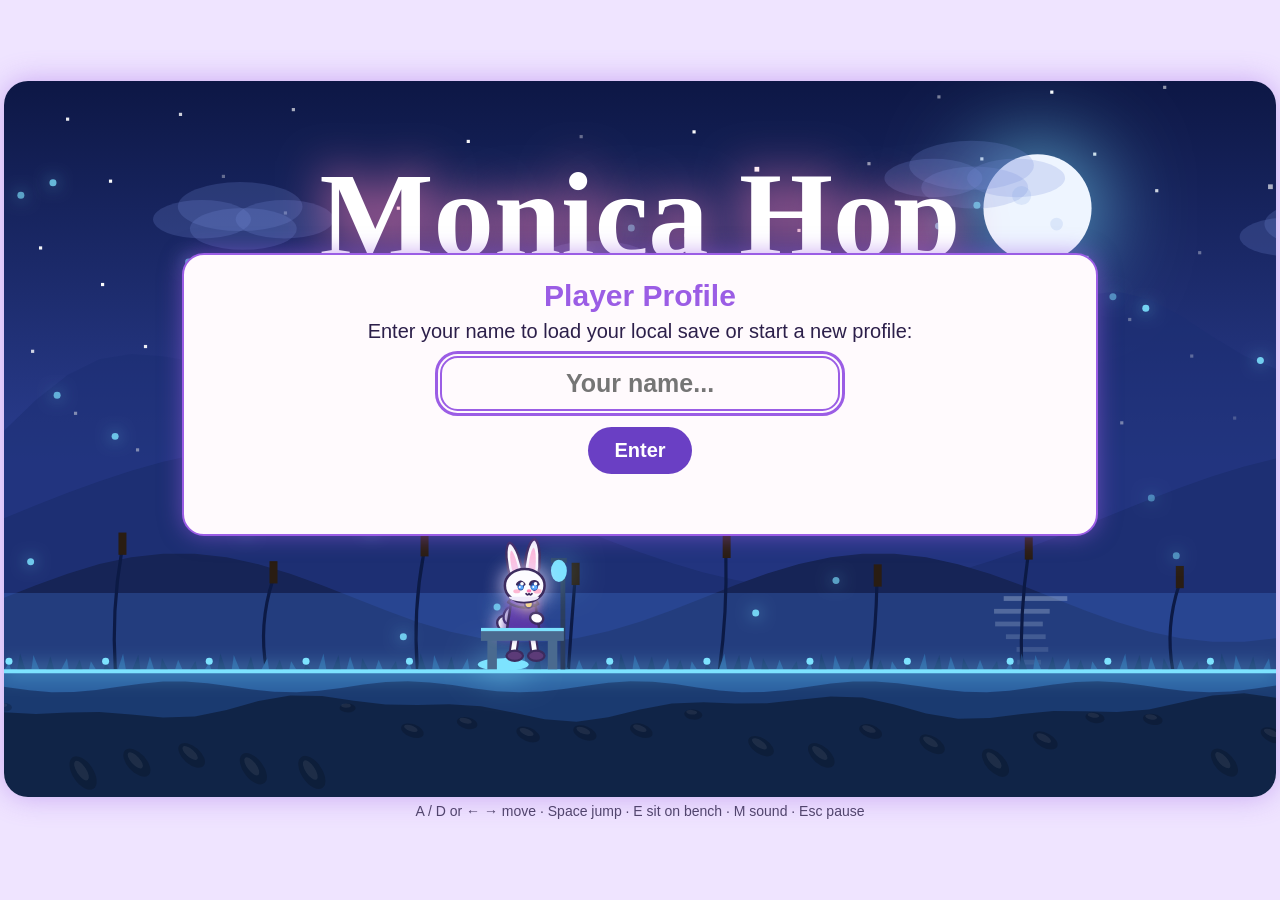
<file: index.html>
<!DOCTYPE html>
<html lang="en">
<head>
  <meta charset="utf-8">
  <meta name="viewport" content="width=device-width, initial-scale=1, maximum-scale=1, user-scalable=no, viewport-fit=cover">
  <title>Monica Hop</title>
  <link rel="stylesheet" href="style.css">
</head>
<body>
  <div id="wrap">
    <canvas id="c" width="800" height="450" aria-label="Monica Hop game"></canvas>

    <div id="profBadge" hidden>
      <div id="profName">Player</div>
      <div id="profCoins">● 0 coins</div>
      <button id="exitAcc" type="button">Exit Account</button>
    </div>

    <div id="loginBox" class="ov card">
      <h2>Player Profile</h2>
      <p style="margin:0">Enter your name to load your local save or start a new profile:</p>
      <input id="nameIn" maxlength="18" autocomplete="off" placeholder="Your name...">
      <div id="loginStep1" class="btns">
        <button id="loginGo" type="button">Enter</button>
      </div>
      <p id="loginMsg"></p>
      <div id="loginStep2" class="btns" hidden>
        <button id="createAcc" type="button">Create & Start</button>
        <button id="cancelAcc" type="button" class="sec">Change Name</button>
      </div>
    </div>

    <div id="title" class="ov" hidden>
      <button id="new">New Game</button>
      <button id="cont" hidden>Continue</button>
      <button id="shopT">Shop</button>
      <span id="devWrap">
        <span id="devArrow" aria-hidden="true">▼</span>
        <button id="devT" type="button">DEVICE : ( select )</button>
        <div id="devMenu" class="card" hidden>
          <button id="pickPC" type="button">PC</button>
          <button id="pickMob" type="button">Mobile</button>
        </div>
      </span>
    </div>

    <div id="pauseOv" class="ov" hidden>
      <button id="resumeBtn">Resume</button>
      <button id="menuBtn" class="sec">Return to Menu</button>
    </div>

    <div id="askFight" class="ov card" hidden>
      <h3 id="askTitle" style="margin:0 0 6px;color:var(--accent)">Monster Encounter</h3>
      <p style="margin:0">Fight monster to earn knowledge and more coins at the same time?</p>
      <div class="btns">
        <button id="fightYes">Yes, Fight!</button>
        <button id="fightNo" class="sec">No, Keep Farming</button>
      </div>
    </div>

    <button id="shopS" class="ov" hidden>Open shop (S)</button>

    <div id="dlg" class="ov" hidden>
      <div id="who"></div>
      <div id="txt"></div>
      <small>Tap or press Enter</small>
    </div>

    <div id="battle" class="ov card" hidden>
      <div id="bl"></div>
      <div id="br">
        <div id="btaunt"></div>
        <div id="qrow">
          <div id="bq"></div>
          <div id="arow">
            <input id="ans" autocomplete="off" autocapitalize="off" spellcheck="false" placeholder="y′ = ?">
            <button id="go">Cast</button>
          </div>
        </div>
        <div id="qk"></div>
        <p id="bmsg"></p>
        <small id="bhint"></small>
      </div>
    </div>

    <div id="shop" class="ov card" hidden></div>

    <div id="end" class="ov card" hidden>
      <h2 style="margin:0 0 6px">The magic is restored!</h2>
      <p id="endtxt"></p>
      <button id="again">Back to title</button>
    </div>

    <div id="touch">
      <div class="tt">
        <button data-k="pause" aria-label="Pause">⏸</button>
        <button data-k="mute" aria-label="Sound on or off">🔊</button>
      </div>
      <div class="ctl cl">
        <button class="cb" data-k="left" aria-label="Left">◀</button>
        <button class="cb" data-k="right" aria-label="Right">▶</button>
      </div>
      <div class="ctl cr">
        <button class="cb" data-k="act" aria-label="Sit on bench">Sit</button>
        <button class="cb" data-k="jump">Jump</button>
      </div>
    </div>
  </div>

  <p id="hint">A / D or ← → move · Space jump · E sit on bench · M sound · Esc pause</p>

  <div id="rotate" hidden>
    <div style="font-size:64px">📱↻</div>
    <p><b>Please turn your phone sideways</b></p>
    <p>Monica Hop is made for a wide screen, so landscape keeps everything the right size.</p>
    <button id="rotok">Play anyway</button>
  </div>

  <script src="game.js"></script>
</body>
</html>
</file>
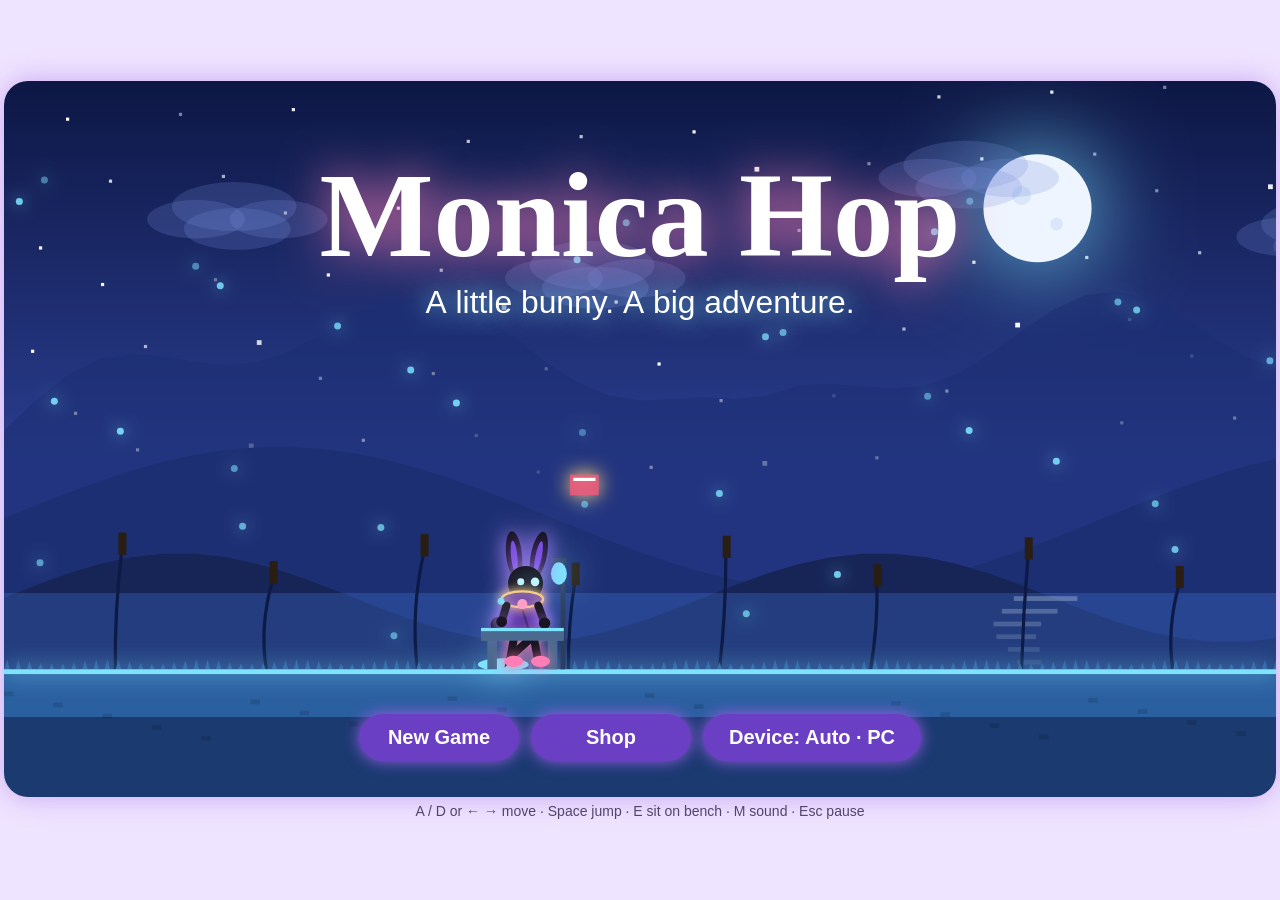
<file: game.html>
<!DOCTYPE html>
<html lang="en"><head><meta charset="utf-8">
<meta name="viewport" content="width=device-width, initial-scale=1, maximum-scale=1, user-scalable=no, viewport-fit=cover">
<title>Monica Hop</title>
<style>
:root{--bg:#efe4ff;--ink:#2c1f4a;--card:#fffafd;--accent:#9b5de5;--btn:#6a3fc4;--btnink:#fff;box-sizing:border-box}
@media (prefers-color-scheme:dark){:root:not([data-theme="light"]){--bg:#120c24;--ink:#f1e8ff;--card:#241a42;--accent:#c98ae6;--btn:#c98ae6;--btnink:#120c24}}
:root[data-theme="dark"]{--bg:#120c24;--ink:#f1e8ff;--card:#241a42;--accent:#c98ae6;--btn:#c98ae6;--btnink:#120c24}
*{box-sizing:border-box;-webkit-tap-highlight-color:transparent}
html{height:100%;overscroll-behavior:none}
body{margin:0;height:100vh;height:100dvh;overflow:hidden;overscroll-behavior:none;background:var(--bg);color:var(--ink);font-family:"Trebuchet MS","Segoe UI",Verdana,sans-serif;display:flex;flex-direction:column;align-items:center;justify-content:center;gap:6px;padding:env(safe-area-inset-top,0px) env(safe-area-inset-right,0px) env(safe-area-inset-bottom,0px) env(safe-area-inset-left,0px)}
[hidden]{display:none!important}
#wrap{position:relative;flex:none;font-size:16px;touch-action:manipulation;-webkit-user-select:none;user-select:none}
canvas{width:100%;height:100%;display:block;border-radius:1.2em;touch-action:none;box-shadow:0 0 28px rgba(155,93,229,.45)}
body.mobile canvas{border-radius:0;box-shadow:none}
.ov{position:absolute;left:0;right:0;display:flex;justify-content:center}
button{font:inherit;font-weight:700;background:var(--btn);color:var(--btnink);border:0;border-radius:999px;padding:.6em 1.3em;cursor:pointer}
button:focus-visible,input:focus-visible{outline:3px solid var(--accent);outline-offset:2px}
#title{bottom:5%;flex-wrap:wrap;align-items:center;gap:.6em;padding:0 3%}
#title button{min-width:8em;box-shadow:0 0 16px var(--accent)}
body.mobile #title button{min-width:0}
#dlg{left:3%;right:3%;bottom:4%;background:var(--card);border:2px solid var(--accent);border-radius:1em;padding:.6em 1em;cursor:pointer;display:block;box-shadow:0 0 18px rgba(155,93,229,.5)}
#who{font-weight:800;color:var(--accent);margin-bottom:.1em}
#dlg small{opacity:.6;font-size:.8em}
.card{left:5%;right:5%;bottom:3%;background:var(--card);border:2px solid var(--accent);border-radius:1.1em;padding:.6em 1em;display:block;text-align:center;box-shadow:0 0 22px rgba(155,93,229,.55)}
#bq{font-size:2em;font-weight:800;margin:.1em 0}
#ans{font:inherit;font-size:1.15em;padding:.4em .6em;border-radius:.7em;border:2px solid var(--accent);background:transparent;color:var(--ink);width:min(60%,14em)}
#bmsg{min-height:1.3em;margin:.35em 0 0}
#bhint{font-size:.8em;opacity:.8}
#qk{display:flex;gap:.35em;justify-content:center;flex-wrap:wrap;margin:.5em 0 0}
#qk button{padding:.45em 0;flex:1 1 0;min-width:2em;max-width:3em}
body.mobile #qk{flex-wrap:nowrap}
body.mobile #bhint{display:none}
#end{top:12%;bottom:auto}
#pauseOv{top:52%;bottom:auto;gap:.7em;z-index:10}
#pauseOv button{min-width:9em;box-shadow:0 0 16px var(--accent)}
#pauseOv .sec{background:var(--card);color:var(--ink);border:2px solid var(--accent)}
#shop{top:3%;bottom:auto;max-height:94%;overflow:auto;text-align:left;touch-action:pan-y}
.row{display:flex;justify-content:space-between;align-items:center;gap:.5em;padding:.3em 0;border-bottom:1px solid rgba(155,93,229,.25)}
.row small{opacity:.75}
#shopS{top:22%;left:auto;right:3%;width:auto}
#touch{position:absolute;inset:0;pointer-events:none;z-index:5}
#touch button{pointer-events:auto;touch-action:none;user-select:none;-webkit-user-select:none}
.tt{position:absolute;top:10%;right:1.5%;display:flex;gap:.4em}
.tt button{padding:.3em .7em;opacity:.85}
.ctl{display:none;position:absolute;bottom:4%;gap:.8em;align-items:flex-end}
.cl{left:2%}.cr{right:2%}
.cb{border-radius:50%;padding:0;opacity:.8;font-size:1.1em}
body.mobile #wrap[data-s=play] .ctl,body.mobile #wrap[data-s=sit] .ctl{display:flex}
#wrap[data-s=battle] .tt,#wrap[data-s=shop] .tt,#wrap[data-s=end] .tt,#wrap[data-s=title] .tt{display:none}
#hint{margin:0;font-size:14px;text-align:center;opacity:.8}
body.mobile #hint{display:none}
#rotate{position:fixed;inset:0;z-index:55;background:var(--bg);display:flex;flex-direction:column;align-items:center;justify-content:center;gap:14px;padding:16px;text-align:center}
#rotate p{margin:0;max-width:34em}
#bl{display:none}
body.mobile #battle{display:grid;grid-template-columns:7.2em 1fr;gap:.7em;padding:.55em .7em;align-items:stretch;text-align:left}
body.mobile #bl{display:flex}
body.mobile #go{flex:1;width:100%;font-size:1.7em;border-radius:.8em;line-height:1.1;padding:.2em;box-shadow:0 0 18px var(--accent)}
body.mobile #btaunt{display:none}
body.mobile #qrow{display:flex;align-items:center;gap:.6em}
body.mobile #bq{flex:1;font-size:1.3em;margin:0;text-align:left}
body.mobile #arow{flex:0 0 42%}
body.mobile #ans{width:100%;font-size:1.25em}
body.mobile #qk{display:grid;grid-template-columns:repeat(10,1fr);gap:.3em;margin:.45em 0 0}
body.mobile #qk button{padding:.6em 0;max-width:none;min-width:0;font-size:1.15em}
body.mobile #qk button:last-child{grid-column:span 4}
body.mobile #bmsg{font-size:.85em;margin:.3em 0 0;min-height:1.2em;text-align:center}
body.mobile #title button{font-size:1.15em;padding:.6em 1.2em}
body.mobile .tt button{padding:.45em .9em;font-size:1.15em}
.cb{width:6em;height:6em}
.cr .cb:last-child{width:7.2em;height:7.2em;font-size:1.2em}
</style></head><body>
<div id="wrap">
<canvas id="c" width="800" height="450" aria-label="Monica Hop game"></canvas>
<div id="title" class="ov"><button id="new">New Game</button><button id="cont" hidden>Continue</button><button id="shopT">Shop</button><button id="devT">Device</button></div>
<div id="pauseOv" class="ov" hidden><button id="resumeBtn">Resume</button><button id="menuBtn" class="sec">Return to Menu</button></div>
<button id="shopS" class="ov" hidden>Open shop (S)</button>
<div id="dlg" class="ov" hidden><div id="who"></div><div id="txt"></div><small>Tap or press Enter</small></div>
<div id="battle" class="ov card" hidden>
<div id="bl"></div>
<div id="br">
<div id="btaunt"></div>
<div id="qrow"><div id="bq"></div><div id="arow"><input id="ans" autocomplete="off" autocapitalize="off" spellcheck="false" placeholder="y′ = ?"> <button id="go">Cast</button></div></div>
<div id="qk"></div>
<p id="bmsg"></p>
<small id="bhint"></small>
</div>
</div>
<div id="shop" class="ov card" hidden></div>
<div id="end" class="ov card" hidden><h2 style="margin:0 0 6px">The magic is restored!</h2><p id="endtxt"></p><button id="again">Back to title</button></div>
<div id="touch">
<div class="tt"><button data-k="pause" aria-label="Pause">⏸</button><button data-k="mute" aria-label="Sound on or off">🔊</button></div>
<div class="ctl cl"><button class="cb" data-k="left" aria-label="Left">◀</button><button class="cb" data-k="right" aria-label="Right">▶</button></div>
<div class="ctl cr"><button class="cb" data-k="act" aria-label="Sit on bench">Sit</button><button class="cb" data-k="jump">Jump</button></div>
</div>
</div>
<p id="hint">A / D or ← → move · Space jump · E sit on bench · M sound · Esc pause</p>
<div id="rotate" hidden><div style="font-size:64px">📱↻</div><p><b>Please turn your phone sideways</b></p><p>Monica Hop is made for a wide screen, so landscape keeps everything the right size.</p><button id="rotok">Play anyway</button></div>
<script>
const $=id=>document.getElementById(id);
let K=1;const wrap=$("wrap");
const C=$("c"),X=C.getContext("2d");
const GY=370,LW=3300,EX=620,SUP=["","","²","³","⁴","⁵"],FONT="Trebuchet MS,sans-serif";
let S="title",cam=0,tt=0,paused=false,idle=Date.now(),flash=0,lastB=100,WI=0,sitT=0,titleT=0,introOn=false,sitB=null,shopFrom="title",shopVis=false,invuln=0;
let save={};try{save=JSON.parse(localStorage.getItem("monicaHop"))||{}}catch(e){}
function store(){try{localStorage.setItem("monicaHop",JSON.stringify(save))}catch(e){}}
const P={max:3,hp:3,coins:0,w:28,h:40,air:0,jp:0},keys={left:0,right:0,jump:0};
let fx=[],ice=[],plats=[],coins=[],enemies=[],benches=[],trig=[],parts=[],B=null,Q=[],after=null,seen=new Set();
const pick=a=>a[Math.floor(Math.random()*a.length)],rnd=(a,b)=>a+Math.floor(Math.random()*(b-a+1));
const FF=Array.from({length:34},(_,i)=>({x:(i*97)%800,y:60+(i*53)%300,p:i}));

const CK={c0:{n:"Starlight Cloak",p:0,c:"#5b3aa8",t:"#ffd27a",sc:"#c9a7ff",sp:"star",d:"Purple star bolts."},
c1:{n:"Ember Cloak",p:40,c:"#c4381f",t:"#ffb04d",sc:"#ff8a2a",sp:"fire",d:"Fire spells. Leaves glowing lava dust and embers when you walk, and fire bombs when you fly."},
c2:{n:"Frost Cloak",p:60,c:"#3d8fd6",t:"#e6f6ff",sc:"#9fe7ff",sp:"ice",d:"Ice spells. Freezes the ground you walk on and leaves glittering ice mist when you fly."},
c3:{n:"Cloud Cloak",p:90,c:"#e8f1ff",t:"#9fc4ff",sc:"#dff0ff",sp:"wind",ab:"float",d:"Hold Jump in the air to float. Wind spells."},
c4:{n:"Wing Cloak",p:140,c:"#ffe9a8",t:"#ffffff",sc:"#fff6b0",sp:"light",ab:"wings",d:"Grows wings: flap twice in the air. Light spells."}};
const BK={b0:{n:"Classic Spellbook",p:0,c:"#e0577b"},b1:{n:"Golden Tome",p:30,c:"#e8b923"},b2:{n:"Galaxy Tome",p:50,c:"#4b2aa8"},b3:{n:"Rainbow Tome",p:70,c:"rainbow"}};
const cur=()=>CK[save.cloak]||CK.c0;

const NM={lady:"Grumpy Ladybug",rock:"Pebble Punk",mush:"Bouncy Mushroom",bee:"Buzzbee"};
const TA={lady:"You shall not pass! Answer my question, bunny!",rock:"Rumble rumble! Solve it or get crushed!",mush:"Boing! Answer before I devour you!",bee:"Bzzzz! Too slow, bunny!"};
const W=[
{n:"Enchanted Forest",sky:["#cdeedd","#f6d9ee"],hill:["#a9dcc0","#8ccfae"],tr:"#6fb98f",gr:"#7ccf86",gd:"#5aa874",pb:"#8a5e3a",gl:"#ff9ad5",dark:0,deco:"mush",top:"c",pool:["lady","rock"],mt:[0,0],
 out:"The Beetle Guardian is calm again. A portal opens to the Sky Ruins.",in:[],
 boss:{n:"Forest Beetle Guardian",k:"beetle",t:2,hp:5,ey:-52,ec:"#fff27a",taunt:"Nobody crosses my forest alive!",win:[["Monica","I beat a beetle with calculus. Add that to my résumé."]]}},
{n:"Sky Ruins",sky:["#7fb8ff","#fbe3d0"],hill:["#cfd9f2","#b6c3e6"],tr:"#a9b5d6",gr:"#c6c2d9",gd:"#9a96b8",pb:"#8e89a8",gl:"#9fe7ff",dark:.12,deco:"crystal",top:"p",pool:["rock","bee"],mt:[0,1],
 out:"The Golem crumbles into pebbles. The next portal hums.",in:[["Spellbook","Sky Ruins. Mind the drop."],["Monica","Why does everything float here?"]],
 boss:{n:"Cloudstone Golem",k:"golem",t:2,hp:5,ey:-150,ec:"#ff3a3a",taunt:"Stone does not forget. Answer me!",win:[["Monica","Rocks again. Why is it always rocks?"]]}},
{n:"Dreamy Meadows",sky:["#ffc9e6","#cdb8ff"],hill:["#f0b6e8","#d6a3f0"],tr:"#e48fd0",gr:"#b7e27c",gd:"#8fc45a",pb:"#c9894f",gl:"#ffe27a",dark:.1,deco:"flower",top:"c",pool:["bee","mush"],mt:[1,1],
 out:"The Bloom wilts into petals. Beyond it, the lake glows.",in:[["Spellbook","Dreamy Meadows. Pretty flowers, ugly teeth."],["Monica","So pretty. So suspicious."]],
 boss:{n:"Grumpy Bloom",k:"bloom",t:3,hp:6,ey:-140,ec:"#fff",taunt:"I woke up hungry. Solve it or be lunch!",win:[["Monica","We have a lot in common, flower. Rude."]]}},
{n:"Moonlit Lake",sky:["#0d1745","#2a3d8f"],hill:["#1d2f73","#162456"],tr:"#10205a",gr:"#2a5fa0",gd:"#1a3a70",pb:"#32508f",gl:"#7de3ff",dark:.55,deco:"lily",top:"p",pool:["mush","rock"],mt:[1,1],
 out:"The Spirit sinks into the water. One last portal remains.",in:[["Spellbook","Moonlit Lake. Something old lives in the water."],["Monica","It’s dark. I don’t love dark."]],
 boss:{n:"Moonwater Spirit",k:"spirit",t:4,hp:7,ey:-95,ec:"#7de3ff",taunt:"The chain runs deep, little bunny.",win:[["Spellbook","Chain rule mastered."],["Monica","I felt that one in my soul."]]}},
{n:"Forgotten Library",sky:["#170c2e","#3b1f5e"],hill:["#2a1748","#1f1038"],tr:"#241243",gr:"#4b3566",gd:"#35244d",pb:"#5a3d78",gl:"#ffd27a",dark:.65,deco:"book",top:"p",pool:["bee","rock","mush","lady"],mt:[1,1],
 out:"",in:[["Spellbook","The Forgotten Library. The lost magic is here."],["Monica","Please don’t let there be a quiz."],["Spellbook","There is always a quiz."]],
 boss:{n:"Ancient Owl Scholar",k:"owl",t:5,hp:8,ey:-132,ec:"#ff9a1a",taunt:"Show me everything you have learned.",win:[]}}];
const HINT=["Bring the power down, then subtract one. Type powers like x^2.","Bring the power down, then subtract one. Type powers like x^2.","Differentiate each term. The derivative of a constant is 0.","Chain rule: n(inner)^(n−1) times the derivative of the inner part.","Mix it all: add up the derivative of each part.","Product rule: first′ × second + first × second′. Or the chain rule with an x² inside."];
const TRIG=[
{x:0,lines:[["Monica","Ugh… where am I?"],["Spellbook","The Enchanted Forest. Move with A and D or the arrow keys. Jump with Space."],["Monica","Try moving! Unless you plan to stay here forever."]]},
{x:680,lines:[["Spellbook","Your magic runs on derivatives. The derivative of a constant is zero."],["Monica","So y = 10000 gives y′ = 0? I could’ve done that in my sleep."],["Spellbook","Powers: y = x² gives y′ = 2x. Bring the power down, then subtract one."]]},
{x:2450,lines:[["Spellbook","A bench lies ahead, the only one in this world. Press E to sit: it heals you, saves your progress and opens the shop."],["Monica","Finally. A chair. My kingdom needs more chairs."],["Spellbook","A guardian waits beyond it. Its questions are much harder than the little monsters’."]],last:1}];

/* ---------- sound ---------- */
let AC=null,mg=null,mute=false,mi=0;
function sfxInit(){
 if(!AC){try{AC=new(window.AudioContext||window.webkitAudioContext)();mg=AC.createGain();mg.gain.value=.4;mg.connect(AC.destination);mstep()}catch(e){AC=null}}
 if(AC&&AC.state=="suspended")AC.resume();
}
function tone(f,d,type,v,when,f2){
 if(!AC||mute)return;const t=AC.currentTime+(when||0),o=AC.createOscillator(),g=AC.createGain();
 o.type=type||"sine";o.frequency.setValueAtTime(f,t);if(f2)o.frequency.exponentialRampToValueAtTime(f2,t+d);
 g.gain.setValueAtTime(v||.2,t);g.gain.exponentialRampToValueAtTime(.001,t+d);o.connect(g);g.connect(mg);o.start(t);o.stop(t+d+.05)}
function hiss(d,v){if(!AC||mute)return;const n=Math.floor(AC.sampleRate*d),b=AC.createBuffer(1,n,AC.sampleRate),a=b.getChannelData(0);for(let i=0;i<n;i++)a[i]=(Math.random()*2-1)*(1-i/n);const s=AC.createBufferSource(),g=AC.createGain();g.gain.value=v;s.buffer=b;s.connect(g);g.connect(mg);s.start()}
const SFX={
 jump:()=>tone(280,.16,"square",.1,0,720),
 coin:()=>{tone(988,.07,"square",.1);tone(1319,.14,"square",.1,.07)},
 bad:()=>{tone(160,.35,"sawtooth",.2,0,60);hiss(.15,.15)},
 cast:()=>{tone(300,.4,"sawtooth",.1,0,1400);tone(600,.4,"triangle",.1,0,2000)},
 hit:()=>{hiss(.2,.3);tone(120,.25,"sine",.3,0,40)},
 win:()=>{hiss(.35,.3);tone(90,.5,"sine",.35,0,30);[523,659,784,1047,1319].forEach((f,i)=>tone(f,.3,"triangle",.22,.2+i*.1))},
 heal:()=>[523,659,784,1047,1319].forEach((f,i)=>tone(f,.5,"sine",.2,i*.12)),
 die:()=>[392,330,262,196].forEach((f,i)=>tone(f,.3,"triangle",.25,i*.18)),
 blip:()=>tone(660+Math.random()*120,.05,"square",.06),
 alert:()=>{tone(110,.3,"sawtooth",.2,0,70);tone(220,.18,"sawtooth",.15,.2)},
 portal:()=>{hiss(.8,.12);tone(200,.9,"sine",.25,0,1200)},
 boom:()=>{hiss(.12,.12);tone(90,.2,"sine",.18,0,40)}};
const MU=[[60,[0,2,4,7,9],330,"triangle"],[62,[0,2,4,6,7,9],300,"sine"],[65,[0,2,4,7,9],280,"triangle"],[57,[0,3,5,7,10],400,"sine"],[55,[0,2,3,5,7,8,11],370,"sine"]];
const mtof=m=>440*2**((m-69)/12);
function mstep(){
 let m=MU[WI],boss=S=="battle"&&B&&B.e.boss;
 if(S=="title"||introOn||S=="shop")m=MU[3];
 let [r,sc,tm,ty]=m;
 if(boss){r-=12;sc=[0,3,5,6,7,10];tm=210;ty="sawtooth"}
 if(!mute&&AC&&AC.state=="running"){
  const i=mi++;
  if(i%4==0)tone(mtof(r-12+sc[(i>>2)%sc.length]),tm/250,boss?"square":"sine",boss?.1:.16);
  if(boss||Math.random()<.6)tone(mtof(r+sc[Math.floor(Math.random()*sc.length)]+(Math.random()<.3?12:0)),boss?.18:.55,ty,boss?.06:.09);
  if(boss&&i%2==0)tone(60,.12,"sine",.2,0,35);
 }
 setTimeout(mstep,tm);
}

/* ---------- world ---------- */
function setPause(v){
 paused=v;
 $("pauseOv").hidden=!paused;
 if(paused)keys.left=keys.right=keys.jump=0;
}
function goMenu(){
 if(B&&B.tm)clearTimeout(B.tm);
 B=null;Q=[];after=null;introOn=false;setPause(false);
 $("dlg").hidden=true;$("battle").hidden=true;$("shop").hidden=true;$("end").hidden=true;$("shopS").hidden=true;
 $("title").hidden=false;$("cont").hidden=save.bx==null;
 S="title";cam=0;idle=Date.now();
}
function load(wi,fs){
 WI=wi;const w=W[wi];P.x=fs&&save.bx!=null?save.bx:280;P.y=GY-40;P.vx=P.vy=0;P.on=false;P.face=1;lastB=P.x;invuln=0;
 plats=[600,1100,1600,2050,2420].map(x=>({x:x+rnd(-60,60),y:rnd(265,305),w:rnd(115,170)}));
 benches=[{x:2760}];
 coins=[];for(let i=0;i<32;i++)if(Math.random()<.75)coins.push({x:250+i*92+rnd(-10,10),y:GY-26-(Math.random()<.25?60:0)});
 plats.forEach(p=>{for(let k=0;k<3;k++)coins.push({x:p.x+20+k*35,y:p.y-24})});
 const n=rnd(2,3),xs=[900,1650,2300].slice(0,n).map(x=>x+rnd(-80,120));
 enemies=xs.map(x=>{const k=pick(w.pool);return{x,k,t:rnd(w.mt[0],w.mt[1]),q:3,n:NM[k],taunt:TA[k],ph:Math.random()*6}});
 enemies.push({x:3000,boss:1,q:w.boss.hp,ph:0,...w.boss});
 const cont=fs&&save.bx!=null;
 enemies.forEach(e=>e.dead=e.boss?!!(fs&&save.bd):!!cont);
 trig=(wi==0?TRIG:[{x:0,lines:w.in}]).map(t=>({...t,done:(wi==0&&!!save.tut)||(fs&&t.x<P.x)}));
 cam=Math.max(0,Math.min(LW-800,P.x-300));parts=[];fx=[];ice=[];titleT=fs?0:180;
}
function begin(fs){P.hp=P.max=3;P.coins=save.coins||0;seen.clear();$("title").hidden=true;S="play";setPause(false);keys.left=keys.right=keys.jump=0;load(fs?save.w||0:0,fs)}
$("new").onclick=()=>{save={tut:save.tut,own:save.own,cloak:save.cloak,skin:save.skin,coins:save.coins};store();$("title").hidden=true;introOn=true;
 say([["Spellbook","Long ago, one Heart Crystal kept the magic of every world alive."],["Spellbook","Now it is fading. Five guardians have awakened, and the lights are going out."],["Monica","Ugh. And I suppose that’s my problem?"],["Spellbook","Your magic runs on mathematics, Monica. You are the only one who can fix it."],["Monica","I hate that sentence."]],()=>{introOn=false;begin(false)})};
$("cont").onclick=()=>begin(true);
$("shopT").onclick=()=>{P.coins=save.coins||0;openShop("title")};
$("shopS").onclick=()=>openShop("sit");
$("again").onclick=()=>{$("end").hidden=true;goMenu()};
$("resumeBtn").onclick=()=>setPause(false);
$("menuBtn").onclick=goMenu;
$("cont").hidden=save.bx==null;

function say(lines,cb){Q=lines.slice();after=cb||null;S="dlg";keys.left=keys.right=keys.jump=0;next()}
function next(){
 if(!Q.length){$("dlg").hidden=true;S="play";if(after){const a=after;after=null;a()}return}
 const l=Q.shift();SFX.blip();$("dlg").hidden=false;$("who").textContent=l[0];$("txt").textContent=l[1];
}
$("dlg").onclick=next;

/* ---------- shop ---------- */
function openShop(from){shopFrom=from;S="shop";$("title").hidden=true;$("shop").hidden=false;renderShop()}
function closeShop(){$("shop").hidden=true;if(shopFrom=="title"){S="title";$("title").hidden=false}else S="sit"}
function renderShop(msg){
 const own=save.own||["c0","b0"];let h='<h3 style="margin:0 0 4px">Shop</h3><div>● '+P.coins+' coins</div>';
 const rows=(T,eq,lab)=>{h+='<h4 style="margin:10px 0 4px">'+lab+'</h4>';for(const id in T){const i=T[id],o=own.includes(id);h+='<div class="row"><span><b>'+i.n+'</b>'+(i.d?'<br><small>'+i.d+'</small>':'')+'</span><button data-id="'+id+'">'+(eq==id?'Equipped':o?'Equip':i.p+' coins')+'</button></div>'}};
 rows(CK,save.cloak||"c0","Cloaks");rows(BK,save.skin||"b0","Spellbook skins");
 h+='<p>'+(msg||'')+'</p><button id="sclose">Close</button>';$("shop").innerHTML=h;
 $("shop").querySelectorAll("[data-id]").forEach(b=>b.onclick=()=>buy(b.dataset.id));$("sclose").onclick=closeShop;
}
function buy(id){
 const T=id[0]=="c"?CK:BK,i=T[id];save.own=save.own||["c0","b0"];
 if(!save.own.includes(id)){if(P.coins<i.p){SFX.bad();renderShop("Not enough coins.");return}P.coins-=i.p;save.own.push(id);SFX.heal()}
 if(id[0]=="c")save.cloak=id;else save.skin=id;save.coins=P.coins;store();renderShop();
}

/* ---------- math ---------- */
const term=(a,n)=>(a==1?"":a)+"x"+SUP[n];
function gen0(t){
 if(t==0){const r=Math.random();if(r<.4){const c=rnd(2,99999);return{d:"y = "+c,f:()=>0}}if(r<.7){const a=rnd(2,15);return{d:"y = "+a+"x",f:()=>a}}const a=rnd(1,9);return{d:"y = "+term(a,2),f:x=>2*a*x}}
 if(t==1){const a=rnd(1,9),n=rnd(2,5);return{d:"y = "+term(a,n),f:x=>a*n*x**(n-1)}}
 if(t==2){const a=rnd(1,6),n=rnd(2,4),b=rnd(2,9),c=rnd(2,50),k=Math.random()<.5;return{d:"y = "+term(a,n)+" + "+b+"x"+(k?" + "+c:""),f:x=>a*n*x**(n-1)+b}}
 if(t==3){const m=rnd(2,5),c=rnd(1,9),k=rnd(2,4),a=Math.random()<.5?rnd(2,5):1;return{d:"y = "+(a>1?a:"")+"("+m+"x + "+c+")"+SUP[k],f:x=>a*k*m*(m*x+c)**(k-1)}}
 if(t==4){const p=gen0(2),q=gen0(3);return{d:p.d+" + "+q.d.slice(4),f:x=>p.f(x)+q.f(x)}}
 const r=Math.random();
 if(r<.34){const a=rnd(1,5),b=rnd(1,9),c=rnd(2,6),d=rnd(1,9);return{d:"y = ("+a+"x + "+b+")("+c+"x + "+d+")",f:x=>a*(c*x+d)+c*(a*x+b)}}
 if(r<.68){const m=rnd(1,3),c=rnd(1,9),k=rnd(2,3);return{d:"y = ("+(m>1?m:"")+"x² + "+c+")"+SUP[k],f:x=>k*2*m*x*(m*x*x+c)**(k-1)}}
 const p=gen0(2),q=gen0(3);return{d:p.d+" + "+q.d.slice(4),f:x=>p.f(x)+q.f(x)}
}
function gen(t){let q;for(let i=0;i<30;i++){q=gen0(t);if(!seen.has(q.d))break}seen.add(q.d);return q}
function ok(s,f){
 s=s.toLowerCase().replace(/\s+/g,"").replace(/^(y′|y'|dy\/dx|f′\(x\)|f'\(x\))=/,"").replace(/²/g,"^2").replace(/³/g,"^3").replace(/⁴/g,"^4").replace(/⁵/g,"^5");
 if(!s||!/^[0-9x+\-*\/^().]+$/.test(s))return false;
 s=s.replace(/(\d|\))(x|\()/g,"$1*$2").replace(/\^/g,"**");
 try{const g=new Function("x","return "+s);return[-2,.5,1,3].every(v=>Math.abs(g(v)-f(v))<1e-6*Math.max(1,Math.abs(f(v))))}catch(e){return false}
}
function ask(keep){
 B.q=gen(B.e.t);$("bq").textContent=B.q.d;$("ans").value="";
 if(!keep)$("bmsg").textContent="";
 clearTimeout(B.tm);B.tm=setTimeout(()=>{$("bmsg").textContent="Monica: “Are you solving it or writing a whole research paper?”"},25000);
 setTimeout(()=>$("ans").focus(),30);
}
function startBattle(e){
 S="battle";keys.left=keys.right=keys.jump=0;B={e,left:e.q,strikes:3,age:0,lunge:0,cast:null};parts=[];SFX.alert();
 $("battle").hidden=false;$("btaunt").textContent=e.n+": “"+e.taunt+"”";$("bhint").textContent=HINT[e.t];ask();
}
function submit(){
 if(S!="battle"||B.cast)return;
 if(ok($("ans").value,B.q.f)){
  clearTimeout(B.tm);B.cast={t:0,fin:B.left<=1};SFX.cast();
  const m=pick(["HA! See? I knew you could do it!","Easy. Take that!","Magic never fails me!"]);$("bmsg").textContent="Monica: “"+m+"”";
 }else{
  B.strikes--;flash=14;B.lunge=22;SFX.bad();
  if(B.strikes<=0){
   clearTimeout(B.tm);
   loseFight();
   return;
  }
  const m=pick(["Oh. Well… that was embarrassing.","Ouch! Try again!","Hey! Focus!"]);
  $("bmsg").textContent="Monica: “"+m+"” ("+B.strikes+" tries left)";
  $("ans").select();
 }
}
function loseFight(){
 $("battle").hidden=true;
 P.hp--;
 invuln=120;
 if(P.hp<=0){
  die();
  return;
 }
 SFX.bad();
 say([["Monica","Ow! That hurt… I lost a heart, but I'm not giving up!"],["Spellbook","You have "+P.hp+" heart"+(P.hp==1?"":"s")+" left. Keep moving!"]]);
}
function winFight(){
 const e=B.e;e.dead=true;P.coins+=e.boss?25:5;$("battle").hidden=true;
 say(e.win&&e.win.length?e.win:[["Monica",e.k=="lady"?"I just defeated a bug with a math problem. I need a vacation.":pick(["Easy.","That’s one less monster.","Next!"])]]);
}
function die(){
 SFX.die();
 say([["Monica","I’m out of hearts… I need a break."],["Spellbook","Returning you to your last bench, or the start. Sit on a bench to heal."]],()=>{P.x=lastB;P.y=GY-40;P.vy=0;P.hp=P.max;invuln=0;cam=Math.max(0,Math.min(LW-800,P.x-300))});
}
$("go").onclick=submit;
$("ans").addEventListener("keydown",e=>{if(e.key=="Enter"){e.preventDefault();submit()}});
["1","2","3","4","5","6","7","8","9","0","x","^","(",")","+","-","⌫"].forEach(t=>{const b=document.createElement("button");b.textContent=t;b.type="button";b.onpointerdown=e=>{e.preventDefault();const a=$("ans");a.value=t=="⌫"?a.value.slice(0,-1):a.value+t};$("qk").appendChild(b)});

/* ---------- input ---------- */
const KM={ArrowLeft:"left",a:"left",A:"left",ArrowRight:"right",d:"right",D:"right",ArrowUp:"jump",w:"jump",W:"jump"," ":"jump"};
addEventListener("keydown",e=>{
 idle=Date.now();sfxInit();if(S=="battle")return;
 if(S=="shop"){if(e.key=="Escape")closeShop();return}
 if(e.key=="Escape"&&(S=="play"||S=="sit")){setPause(!paused);return}
 if(paused)return;
 if(S=="dlg"){if(["Enter"," ","e","E"].includes(e.key)){e.preventDefault();next()}return}
 if(S=="sit"){if((e.key=="s"||e.key=="S")&&sitT>=50){openShop("sit");return}if(e.key=="e"||e.key=="E"||KM[e.key]){e.preventDefault();stand()}return}
 if(e.key=="m"||e.key=="M"){mute=!mute;return}
 if(KM[e.key]){keys[KM[e.key]]=1;e.preventDefault()}
 if(e.key=="e"||e.key=="E")act();
});
addEventListener("keyup",e=>{if(KM[e.key])keys[KM[e.key]]=0});
addEventListener("pointerdown",()=>{idle=Date.now();sfxInit()});
document.querySelectorAll("#touch [data-k]").forEach(b=>{
 const k=b.dataset.k;
 b.addEventListener("pointerdown",e=>{e.preventDefault();
  if(k=="mute"){mute=!mute;b.textContent=mute?"🔇":"🔊";return}
  if(k=="pause"){if(S=="play"||S=="sit")setPause(!paused);return}
  if(paused||S=="shop"||S=="battle")return;
  if(S=="dlg"){next();return}
  if(S=="sit"){stand();return}
  if(k=="act")act();else keys[k]=1});
 ["pointerup","pointerleave","pointercancel"].forEach(ev=>b.addEventListener(ev,()=>{if(keys[k]!==undefined)keys[k]=0}));
});
function act(){
 if(S!="play"||paused)return;
 for(const b of benches)if(Math.abs(P.x+14-b.x-26)<60){S="sit";sitB=b;P.x=b.x+12;P.y=GY-40;P.vx=0;P.face=1;sitT=0;lastB=b.x;keys.left=keys.right=keys.jump=0;return}
}
function stand(){S="play"}

/* ---------- update ---------- */
function burst(x,y,c){for(let i=0;i<18;i++)parts.push({x,y,vx:(Math.random()-.5)*7,vy:-Math.random()*6,life:45,c})}
function finish(){
 delete save.bx;delete save.bd;delete save.w;save.tut=1;save.coins=P.coins;store();
 say([["Spellbook","The Heart Crystal blazes with light. The magic is restored."],["Monica","So… am I officially a great wizard now?"],["Spellbook","You have demonstrated considerable mathematical skill."],["Monica","I’ll take that as a yes."],["Monica","Can we go home now? I’m hungry."]],()=>{
  S="end";$("endtxt").textContent="You defeated all five guardians and kept "+P.coins+" coins. Spend them in the shop and play again: every world is different each time.";$("end").hidden=false});
}
function spellPos(t,ex){const p=Math.max(0,Math.min(1,(t-6)/22));return{x:205+(ex-45-205)*p,y:GY-100-Math.sin(p*Math.PI)*45}}
function bt(){
 B.age++;if(B.lunge>0)B.lunge--;
 const c=B.cast;if(!c)return;c.t++;
 if(c.t>=6&&c.t<28){const p=spellPos(c.t,EX);parts.push({x:p.x,y:p.y,vx:-1+Math.random()*2,vy:Math.random()*2-1,life:22,c:cur().sc})}
 if(c.t==28){B.left--;B.e.shake=16;(c.fin?SFX.win:SFX.hit)();burst(EX-40,GY-95,cur().sc);burst(EX-40,GY-95,"#fff")}
 if(c.t>=(c.fin?80:50)){B.cast=null;if(c.fin)winFight();else ask(1)}
}
function update(){
 if(paused)return;
 if(invuln>0)invuln--;
 for(const p of parts){p.x+=p.vx;p.y+=p.vy;p.vy+=.25;p.life--}
 parts=parts.filter(p=>p.life>0);if(flash>0)flash--;
 for(const f of fx){f.x+=f.vx||0;f.y+=f.vy||0;f.vy=(f.vy||0)+(f.g||0);f.r+=f.gr||0;f.life--}fx=fx.filter(f=>f.life>0);for(const q of ice)q.life--;ice=ice.filter(q=>q.life>0);
 for(const e of enemies)if(e.shake>0)e.shake--;
 if(S=="battle"&&B){bt();return}
 if(S=="sit"){sitT++;if(sitT==50){SFX.heal();P.hp=P.max;save.w=WI;save.bx=lastB;save.coins=P.coins;save.bd=enemies[enemies.length-1].dead;store();burst(P.x+14,GY-60,"#ff9ad5");burst(P.x+14,GY-60,"#9ff0c0")}return}
 if(S!="play")return;
 const dir=keys.right-keys.left,ab=cur().ab;
 P.vx=dir*2.4;if(dir)P.face=dir;
 if(keys.jump&&P.on){P.vy=-9.5;P.on=false;SFX.jump()}
 else if(keys.jump&&!P.jp&&!P.on&&ab=="wings"&&P.air>0){P.vy=-8.2;P.air--;SFX.jump();burst(P.x+14,P.y+30,"#fff6b0")}
 P.jp=keys.jump;
 if(ab=="float"&&keys.jump&&!P.on&&P.vy>0.8)P.vy=0.8;
 P.vy+=.42;P.x+=P.vx;P.y+=P.vy;
 P.x=Math.max(10,Math.min(LW-40,P.x));P.on=false;
 if(P.y+P.h>=GY){P.y=GY-P.h;P.vy=0;P.on=true}
 for(const p of plats)if(P.vy>=0&&P.x+P.w>p.x&&P.x<p.x+p.w&&P.y+P.h>=p.y&&P.y+P.h-P.vy<=p.y+4){P.y=p.y-P.h;P.vy=0;P.on=true}
 if(P.on)P.air=2;
 emitFx();
 for(const c of coins)if(!c.got&&Math.abs(P.x+14-c.x)<22&&Math.abs(P.y+20-c.y)<30){c.got=true;P.coins++;SFX.coin()}
 for(const t of trig)if(!t.done&&P.x>=t.x){t.done=true;if(!t.lines.length)continue;say(t.lines,()=>{if(t.last){save.tut=1;store()}});return}
 if(invuln<=0){
  for(const e of enemies)if(!e.dead&&Math.abs(P.x-e.x)<(e.boss?85:55)&&(e.boss||P.y+P.h>GY-70)){startBattle(e);return}
 }
 if(P.x>3170){
  if(enemies[enemies.length-1].dead){
   SFX.portal();
   if(WI<4)say([["Spellbook",W[WI].out],["Monica","Another portal. I just wanted a nap."]],()=>{save.w=WI+1;delete save.bx;delete save.bd;save.coins=P.coins;store();load(WI+1,false)});
   else finish();return}
  P.x=3170}
 cam+=(Math.max(0,Math.min(LW-800,P.x-320))-cam)*.12;
}

/* ---------- drawing ---------- */
function glow(c,b){X.shadowColor=c;X.shadowBlur=b*K}
function monica(x,y,f,o){
 o=o||{};const ck=cur(),ab=ck.ab,sit=o.sit,mv=S=="play"&&P.on&&Math.abs(P.vx)>.1,air=S=="play"&&!P.on,st=mv?Math.sin(tt/4)*4:0,w=Math.sin(tt/18)*.12,s=o.s||1,c=o.cast||0;
 X.save();if(invuln>0&&Math.floor(invuln/6)%2)X.globalAlpha=.45;X.translate(x+14,y+40);X.scale(f*s,s);
 if(ab=="wings"){glow("#fff6b0",14);X.fillStyle="rgba(255,248,210,.92)";const fl=Math.sin(tt/(air?3:14))*(air?.5:.12);for(const r of[-.9,-.4]){X.save();X.translate(-6,-24);X.rotate(r+fl);X.beginPath();X.ellipse(-18,0,22,7,0,0,7);X.fill();X.restore()}}
 if(ab=="float"&&air&&keys.jump){glow("#fff",12);X.fillStyle="rgba(255,255,255,.85)";for(let i=0;i<3;i++){X.beginPath();X.arc(-12+i*12,7+Math.sin(tt/6+i)*2,8,0,7);X.fill()}}
 const bk=sit?3:6+(mv?7+Math.sin(tt/4)*3:0)+(air?(P.vy>0?11:5):0)+(ab=="float"?5:0),lf=air?(P.vy>0?-Math.min(14,P.vy*2):4):0,k=mv||air?4:1.5,s1=Math.sin(tt/5)*k,s2=Math.sin(tt/5+1.5)*k;
 glow(ck.c,8);X.fillStyle=ck.c;X.beginPath();X.moveTo(4,-26);X.quadraticCurveTo(-6-bk*.5,-16,-12-bk,-3+lf+s1);X.lineTo(-6-bk*.55,3+lf*.6+s2);X.lineTo(-1-bk*.2,-2+s1*.5);X.lineTo(6,-8);X.closePath();X.fill();
 X.strokeStyle=ck.t;X.lineWidth=1.5;X.beginPath();X.moveTo(-12-bk,-3+lf+s1);X.lineTo(-6-bk*.55,3+lf*.6+s2);X.lineTo(-1-bk*.2,-2+s1*.5);X.stroke();
 glow("#b58cff",14);X.fillStyle="#17131f";X.beginPath();X.arc(-15,-8,5,0,7);X.fill();
 [[-4,-.15],[8,.15]].forEach(([ex,r])=>{X.save();X.translate(ex,-40);X.rotate(r+w);X.beginPath();X.ellipse(0,-12,5,15,0,0,7);X.fill();glow("#8a5cff",10);X.fillStyle="#7a4fe0";X.beginPath();X.ellipse(0,-11,2,10,0,0,7);X.fill();glow("#b58cff",14);X.fillStyle="#17131f";X.restore()});
 X.beginPath();X.ellipse(0,-17,10,14,0,0,7);X.fill();X.beginPath();X.arc(2,-34,11,0,7);X.fill();
 const hy=-2+lf*.35+(mv?Math.sin(tt/4)*1.5:0),fw=mv?-Math.sin(tt/4)*2.5:0;
 glow(ck.c,6);X.fillStyle=ck.c;X.beginPath();X.moveTo(-11,-26);X.lineTo(11,-26);X.lineTo(12+fw,hy);X.quadraticCurveTo(6+fw,hy+5,fw,hy);X.quadraticCurveTo(-6+fw,hy+5,-12+fw,hy);X.closePath();X.fill();
 X.strokeStyle="rgba(0,0,0,.35)";X.lineWidth=1.3;X.beginPath();X.moveTo(-2,-24);X.lineTo(5+fw*.7,hy);X.stroke();
 glow(ck.t,6);X.strokeStyle=ck.t;X.lineWidth=1.5;X.beginPath();X.moveTo(-12+fw,hy);X.quadraticCurveTo(-6+fw,hy+5,fw,hy);X.quadraticCurveTo(6+fw,hy+5,12+fw,hy);X.stroke();
 X.fillStyle=ck.c;X.beginPath();X.ellipse(0,-24,13,5,0,0,7);X.fill();X.beginPath();X.ellipse(0,-24,13,5,0,0,7);X.stroke();
 glow("#ff7eb6",8);X.fillStyle="#ff7eb6";
 if(sit){const sw=Math.sin(tt/12)*3;X.lineCap="round";X.strokeStyle="#17131f";X.lineWidth=5;X.beginPath();X.moveTo(-5,-1);X.lineTo(-5+sw,12);X.lineTo(7,-1);X.lineTo(7-sw,12);X.stroke();X.fillStyle="#ff7eb6";X.beginPath();X.ellipse(-3+sw,15,6,3.5,0,0,7);X.ellipse(9-sw,15,6,3.5,0,0,7);X.fill()}
 else{X.beginPath();X.ellipse(-7+st,1,6,3.5,0,0,7);X.ellipse(7-st,1,6,3.5,0,0,7);X.fill();X.fillStyle="#fff";X.fillRect(-12+st,3,10,1.5);X.fillRect(2-st,3,10,1.5)}
 X.lineCap="round";X.strokeStyle="#17131f";X.lineWidth=5;glow("#b58cff",8);
 const hx=9+c*17+(1-c)*5,hyy=-19-c*12+(1-c)*10;
 X.beginPath();X.moveTo(-10,-20);X.lineTo(-13,-10+(mv?Math.sin(tt/4)*2:0));X.stroke();
 X.beginPath();X.moveTo(10,-20);X.lineTo(hx,hyy);X.stroke();
 X.fillStyle="#17131f";X.beginPath();X.arc(-13,-10,3.4,0,7);X.arc(hx,hyy,3.6,0,7);X.fill();
 if(c>0){glow(ck.sc,22);X.fillStyle=ck.sc;X.beginPath();X.arc(hx+3,hyy-3,3+c*5,0,7);X.fill()}
 glow("#7de3ff",12);X.fillStyle="#bff6ff";X.beginPath();X.arc(8,-35,2.7,0,7);X.arc(-1,-35,2.2,0,7);X.fill();
 glow("#ff7eb6",14);X.fillStyle="#ff9ec7";X.beginPath();X.arc(0,-21,3.2,0,7);X.fill();
 X.restore();X.shadowBlur=0;
}
function book(x,y){const b=Math.sin(tt/20)*4,k=BK[save.skin]||BK.b0;glow("#ffd27a",12);X.fillStyle=k.c=="rainbow"?"hsl("+(tt*3%360)+",85%,60%)":k.c;X.fillRect(x,y+b,18,13);X.fillStyle="#fff";X.fillRect(x+2,y+b+2,14,2);if(k.c=="#4b2aa8"){X.fillStyle="#fff";X.fillRect(x+12,y+b+7,2,2);X.fillRect(x+4,y+b+9,2,2)}X.shadowBlur=0}
function bench(x,front,s){
 s=s==null?WI:s;const c=[["#8a5a2b","#4aa85a"],["#b8b4cf","#9fe7ff"],["#fff0f5","#ff9ad5"],["#4a6a8f","#7de3ff"],["#6b2a8a","#ffd27a"]][s];
 if(!front){
  if(s==0){X.fillStyle="#5c3b1a";X.fillRect(x+4,GY-46,44,7);X.fillStyle=c[1];for(let i=0;i<5;i++){X.beginPath();X.arc(x+8+i*9,GY-47,5,Math.PI,0);X.fill()}X.fillStyle="#8a5a2b";X.fillRect(x+3,GY-19,6,19);X.fillRect(x+43,GY-19,6,19)}
  else if(s==1){X.fillStyle=c[0];X.fillRect(x-2,GY-18,10,18);X.fillRect(x+44,GY-18,10,18);glow(c[1],18);X.fillStyle=c[1];X.beginPath();X.moveTo(x+26,GY-72+Math.sin(tt/20)*4);X.lineTo(x+34,GY-56);X.lineTo(x+26,GY-40);X.lineTo(x+18,GY-56);X.fill();X.shadowBlur=0}
  else if(s==2){X.strokeStyle="#c98fa8";X.lineWidth=3;X.beginPath();X.moveTo(x+2,GY-26);X.lineTo(x+2,GY-70);X.moveTo(x+50,GY-26);X.lineTo(x+50,GY-70);X.moveTo(x+2,GY-70);X.lineTo(x+50,GY-70);X.stroke();glow(c[1],8);X.fillStyle=c[1];for(let i=0;i<7;i++){X.beginPath();X.arc(x+2+i*8,GY-70+Math.sin(i)*4,4,0,7);X.fill()}X.shadowBlur=0;X.fillStyle=c[0];X.fillRect(x+3,GY-19,5,19);X.fillRect(x+44,GY-19,5,19)}
  else if(s==3){X.fillStyle="#2a3d5f";X.fillRect(x+50,GY-70,3,70);X.fillRect(x+44,GY-70,10,3);glow(c[1],22);X.fillStyle=c[1];X.beginPath();X.ellipse(x+49,GY-60+Math.sin(tt/15)*2,5,7,0,0,7);X.fill();X.beginPath();X.ellipse(x+14,GY-3,16,4,0,0,7);X.fill();X.shadowBlur=0;X.fillStyle=c[0];X.fillRect(x+4,GY-19,6,19);X.fillRect(x+42,GY-19,6,19)}
  else{X.fillStyle=c[0];X.fillRect(x-2,GY-52,56,30);X.fillStyle=c[1];X.fillRect(x-2,GY-52,56,3);X.fillStyle="#3a1850";X.fillRect(x-4,GY-30,8,30);X.fillRect(x+48,GY-30,8,30);glow("#ffb347",16);X.fillStyle="#ffd27a";X.fillRect(x+60,GY-22,6,22);X.fillStyle="#ff9a1a";X.beginPath();X.ellipse(x+63,GY-28+Math.sin(tt/5),3,6,0,0,7);X.fill();X.shadowBlur=0}
 }
 X.fillStyle=c[0];X.fillRect(x,GY-26,52,8);X.fillStyle=c[1];X.fillRect(x,GY-26,52,2);
}
function eyes(x,y,c,r){glow(c,14);X.fillStyle=c;X.beginPath();X.arc(x-r,y,3.6,0,7);X.arc(x+r,y,3.6,0,7);X.fill();X.shadowBlur=0}
function teeth(x,y,w,n){X.fillStyle="#fff";for(let i=0;i<n;i++){const a=x-w/2+i*w/n;X.beginPath();X.moveTo(a,y);X.lineTo(a+w/n/2,y+9);X.lineTo(a+w/n,y);X.fill()}}
function enemy(e){
 const b=Math.sin(tt/12+e.ph)*3,k=e.k;glow("#ff2a2a",16);
 if(k=="lady"){X.fillStyle="#7a0c1c";X.beginPath();X.ellipse(0,-14+b,24,16,0,Math.PI,0);X.fill();X.fillRect(-24,-14+b,48,5);X.fillStyle="#1a1018";for(let i=-2;i<=2;i++){X.beginPath();X.moveTo(i*9-4,-27+b);X.lineTo(i*9,-40+b);X.lineTo(i*9+4,-27+b);X.fill()}X.beginPath();X.arc(22,-9+b,9,0,7);X.fill();eyes(22,-12+b,"#ff2a2a",3.5);teeth(22,-6+b,10,3)}
 else if(k=="rock"){X.fillStyle="#3d3849";X.beginPath();X.moveTo(-24,0);X.lineTo(-28,-22);X.lineTo(-12,-44);X.lineTo(6,-38);X.lineTo(24,-46);X.lineTo(30,-14);X.lineTo(22,0);X.fill();X.strokeStyle="#ff6a1a";X.lineWidth=2;X.beginPath();X.moveTo(-10,-6);X.lineTo(-2,-22);X.lineTo(8,-14);X.lineTo(14,-30);X.stroke();eyes(2,-30,"#ff2a2a",8);teeth(2,-18,20,5)}
 else if(k=="bee"){const y=-52+b*2;X.fillStyle="rgba(220,230,255,.55)";X.beginPath();X.ellipse(-6,y-14,12,5+Math.sin(tt)*3,-.5,0,7);X.ellipse(8,y-14,12,5+Math.sin(tt)*3,.5,0,7);X.fill();X.fillStyle="#161616";X.beginPath();X.ellipse(0,y,19,12,0,0,7);X.fill();X.fillStyle="#e8b800";X.fillRect(-6,y-11,5,22);X.fillRect(4,y-10,5,20);X.fillStyle="#ddd";X.beginPath();X.moveTo(-18,y-3);X.lineTo(-34,y+3);X.lineTo(-18,y+5);X.fill();eyes(12,y-3,"#ff2a2a",3);teeth(13,y+3,9,3)}
 else{const j=Math.abs(b)*3;X.fillStyle="#b9ada0";X.fillRect(-8,-28-j,16,28);X.fillStyle="#3a1450";X.beginPath();X.arc(0,-28-j,27,Math.PI,0);X.fill();X.fillStyle="#6dff6d";X.beginPath();X.arc(-12,-42-j,4,0,7);X.arc(10,-46-j,3,0,7);X.fill();eyes(0,-24-j,"#6dff6d",9);X.fillStyle="#120818";X.fillRect(-9,-18-j,18,7);teeth(0,-18-j,18,4)}
 X.shadowBlur=0;
}
function bossDraw(e){
 const k=e.k;glow(k=="bloom"?"#c04bff":"#ff2a2a",30);
 if(k=="beetle"){X.fillStyle="#17402b";X.beginPath();X.ellipse(0,-62,78,60,0,Math.PI,0);X.fill();X.fillRect(-78,-62,156,22);X.fillStyle="#0c2417";for(let i=-3;i<=3;i++){X.beginPath();X.moveTo(i*20-9,-100+Math.abs(i)*8);X.lineTo(i*20,-140+Math.abs(i)*10);X.lineTo(i*20+9,-100+Math.abs(i)*8);X.fill()}X.strokeStyle="#fff27a";X.lineWidth=3;X.beginPath();X.moveTo(0,-122);X.lineTo(0,-64);X.stroke();X.fillStyle="#e8e0c8";X.beginPath();X.moveTo(-40,-44);X.lineTo(-86,-14);X.lineTo(-44,-24);X.moveTo(40,-44);X.lineTo(86,-14);X.lineTo(44,-24);X.fill();teeth(0,-38,56,8)}
 else if(k=="golem"){X.fillStyle="#4a4660";X.fillRect(-55,-130,110,100);X.fillRect(-32,-185,64,52);X.fillRect(-84,-125,26,74);X.fillRect(58,-125,26,74);X.fillRect(-40,-30,30,30);X.fillRect(10,-30,30,30);X.strokeStyle="#ff6a1a";X.lineWidth=3;X.beginPath();X.moveTo(-40,-110);X.lineTo(-10,-90);X.lineTo(-30,-60);X.moveTo(35,-120);X.lineTo(15,-80);X.lineTo(40,-50);X.moveTo(-20,-185);X.lineTo(-10,-165);X.stroke();teeth(0,-146,50,7)}
 else if(k=="bloom"){X.fillStyle="#1f6b3a";X.fillRect(-6,-95,12,95);X.beginPath();X.moveTo(-6,-40);X.lineTo(-26,-52);X.lineTo(-6,-60);X.moveTo(6,-60);X.lineTo(28,-72);X.lineTo(6,-80);X.fill();X.fillStyle="#7a0f55";X.beginPath();X.ellipse(0,-125,64,46,0,Math.PI,0);X.fill();X.fillStyle="#2a0a1a";X.beginPath();X.ellipse(0,-125,60,16,0,0,7);X.fill();X.fillStyle="#9c1f6b";X.beginPath();X.ellipse(0,-125,64,46,0,0,Math.PI);X.fill();teeth(0,-139,112,10);X.fillStyle="#fff";X.beginPath();for(let i=0;i<9;i++){const a=-54+i*12.5;X.moveTo(a,-111);X.lineTo(a+6,-122);X.lineTo(a+12,-111)}X.fill()}
 else if(k=="spirit"){const g=X.createLinearGradient(0,-180,0,0);g.addColorStop(0,"rgba(10,60,90,.95)");g.addColorStop(1,"rgba(10,60,90,.15)");X.fillStyle=g;X.beginPath();X.moveTo(0,-185);X.quadraticCurveTo(75,-110,55,-20);for(let i=3;i>=-3;i--)X.lineTo(i*18,-5+Math.sin(tt/8+i)*12+(i%2?14:0));X.quadraticCurveTo(-75,-110,0,-185);X.fill();X.fillStyle="#020a14";X.beginPath();X.ellipse(-22,-95,14,18,0,0,7);X.ellipse(22,-95,14,18,0,0,7);X.fill();X.fillRect(-20,-62,40,16);teeth(0,-62,40,6)}
 else{X.fillStyle="#2a190b";X.beginPath();X.moveTo(-40,-110);X.lineTo(-120,-40);X.lineTo(-50,-60);X.moveTo(40,-110);X.lineTo(120,-40);X.lineTo(50,-60);X.fill();X.fillStyle="#3a2410";X.beginPath();X.ellipse(0,-65,60,70,0,0,7);X.fill();X.beginPath();X.arc(0,-132,44,0,7);X.fill();X.beginPath();X.moveTo(-42,-160);X.lineTo(-38,-196);X.lineTo(-14,-172);X.moveTo(42,-160);X.lineTo(38,-196);X.lineTo(14,-172);X.fill();X.fillStyle="#ff9a1a";X.beginPath();X.moveTo(-8,-122);X.lineTo(8,-122);X.lineTo(0,-100);X.fill();X.strokeStyle="#ff9a1a";X.lineWidth=5;X.beginPath();X.moveTo(-24,0);X.lineTo(-24,-12);X.lineTo(-38,-4);X.moveTo(24,0);X.lineTo(24,-12);X.lineTo(38,-4);X.stroke()}
 eyes(0,e.ey,e.ec,k=="owl"?20:22);X.shadowBlur=0;
}
function tree(x,h,s,t){X.fillStyle=t;X.beginPath();X.moveTo(x-4*s,GY);X.lineTo(x-2.5*s,GY-h);X.lineTo(x+2.5*s,GY-h);X.lineTo(x+4*s,GY);X.fill();[[0,-10,26,"#3f9a62"],[-16,4,20,"#3f9a62"],[16,2,21,"#3f9a62"],[-4,-18,17,"#5fbf7f"],[10,-8,14,"#5fbf7f"]].forEach(([dx,dy,r,c])=>{X.fillStyle=c;X.beginPath();X.arc(x+dx*s,GY-h+dy*s,r*s,0,7);X.fill()})}
function bg(w){
 const night=w.dark>.3,g=X.createLinearGradient(0,0,0,GY);g.addColorStop(0,w.sky[0]);g.addColorStop(.65,w.sky[1]);g.addColorStop(1,w.sky[1]);X.fillStyle=g;X.fillRect(0,0,800,450);
 if(night){X.fillStyle="#fff";for(let i=0;i<60;i++){X.globalAlpha=.3+.7*Math.abs(Math.sin(tt/30+i));X.fillRect((i*137)%800,(i*59)%250,i%7?2:3,i%7?2:3)}X.globalAlpha=1}
 else{X.fillStyle="#fff";X.globalAlpha=.07;for(let i=0;i<5;i++){X.beginPath();X.moveTo(650,80);X.lineTo(60+i*150,GY);X.lineTo(120+i*150,GY);X.fill()}X.globalAlpha=1}
 glow(w.gl,60);X.fillStyle=night?"#eef5ff":"#fff7d0";X.beginPath();X.arc(650,80,34,0,7);X.fill();X.shadowBlur=0;
 if(night){X.fillStyle="rgba(180,200,240,.35)";X.beginPath();X.arc(640,72,6,0,7);X.arc(662,90,4,0,7);X.fill()}
 X.fillStyle=night?"rgba(120,140,220,.22)":"rgba(255,255,255,.85)";
 for(let i=0;i<5;i++){const x=((i*230+tt*(.12+i%2*.1)-cam*.1)%1000+1000)%1000-120,y=50+(i*37)%100;for(const [dx,dy,r] of [[0,0,22],[24,-8,28],[52,0,22],[26,6,24]]){X.beginPath();X.ellipse(x+dx,y+dy,r*1.4,r*.55,0,0,7);X.fill()}}
 X.globalAlpha=.55;X.fillStyle=w.hill[0];X.beginPath();X.moveTo(0,GY);for(let x=0;x<=820;x+=20)X.lineTo(x,GY-150-70*Math.abs(Math.sin((x+cam*.12)/150))-18*Math.sin((x+cam*.12)/34));X.lineTo(800,GY);X.fill();X.globalAlpha=1;
 [[w.hill[0],.2,45,95,110],[w.hill[1],.45,28,45,70]].forEach(([c,k,a,h,s])=>{X.fillStyle=c;X.beginPath();X.moveTo(0,GY);for(let x=0;x<=820;x+=20)X.lineTo(x,GY-h-a*Math.sin((x+cam*k)/s));X.lineTo(800,GY);X.fill()});
 const d=w.deco,px=cam*.6;
 if(d=="lily"){X.fillStyle="rgba(60,110,200,.35)";X.fillRect(0,GY-48,800,48);for(let i=0;i<6;i++){X.fillStyle="rgba(230,245,255,"+(.28-i*.04)+")";X.fillRect(630+Math.sin(tt/20+i)*8,GY-46+i*8,40-i*5,3)}}
 for(let i=0;i<(d=="book"?5:d=="lily"?16:7);i++){
  if(d=="book"){const x=((i*220-px)%1100+1100)%1100-120,h=250;X.fillStyle="#2a1748";X.fillRect(x,GY-h,100,h);X.fillStyle="#150a28";X.fillRect(x,GY-h,100,6);for(let r=0;r<5;r++){const ry=GY-h+14+r*47;X.fillStyle="#150a28";X.fillRect(x,ry+34,100,4);for(let b=0;b<10;b++){X.fillStyle="hsl("+((i*37+r*61+b*29)%360)+",45%,"+(26+b%3*6)+"%)";X.fillRect(x+5+b*9,ry+(b%4),7,34-b%4)}}if(i%2){glow(w.gl,24);X.fillStyle=w.gl;X.globalAlpha=.5+.2*Math.sin(tt/9+i);X.beginPath();X.arc(x+50,GY-h-12,6,0,7);X.fill();X.globalAlpha=1;X.shadowBlur=0}}
  else if(d=="lily"){const x=((i*95-px)%1520+1520)%1520-120,h=40+(i*17)%35;X.strokeStyle="#0c1a45";X.lineWidth=2;X.beginPath();X.moveTo(x,GY);X.quadraticCurveTo(x+Math.sin(tt/40+i)*5,GY-h/2,x+4,GY-h);X.stroke();X.fillStyle="#2a1d12";X.fillRect(x+2,GY-h-12,5,14)}
  else if(d=="crystal"){const x=((i*190-px)%1330+1330)%1330-140,h=90+(i*53)%70;X.fillStyle=w.tr;X.fillRect(x-12,GY-h,24,h);X.fillRect(x-18,GY-h-8,36,8);X.fillRect(x-18,GY-6,36,6);if(i%2){X.beginPath();X.moveTo(x-12,GY-h-8);X.lineTo(x,GY-h-30);X.lineTo(x+12,GY-h-8);X.fill()}X.strokeStyle="rgba(255,255,255,.3)";X.lineWidth=1;X.beginPath();X.moveTo(x-4,GY-h);X.lineTo(x-4,GY-6);X.moveTo(x+4,GY-h);X.lineTo(x+4,GY-6);X.stroke()}
  else if(d=="flower"){const x=((i*190-px)%1330+1330)%1330-140,h=80+(i*53)%60;X.strokeStyle="#4aa85a";X.lineWidth=4;X.beginPath();X.moveTo(x,GY);X.lineTo(x+Math.sin(tt/50+i)*4,GY-h);X.stroke();for(let k=0;k<8;k++){const a=k/8*6.283;X.fillStyle=k%2?"#ff9ad5":"#ffb8e2";X.beginPath();X.ellipse(x+Math.cos(a)*16,GY-h+Math.sin(a)*16,12,7,a,0,7);X.fill()}X.fillStyle="#ffd84d";X.beginPath();X.arc(x,GY-h,9,0,7);X.fill()}
  else{const x=((i*190-px)%1330+1330)%1330-140;tree(x,70+(i*53)%60,1+(i%3)*.25,"#5a3a22")}
 }
}
function ground(w){X.fillStyle=w.gr;X.fillRect(cam,GY,800,90);X.fillStyle=w.gd;X.fillRect(cam,GY+30,800,60);X.fillStyle=w.gr;for(let x=Math.floor(cam/7)*7;x<cam+810;x+=7){const h=5+(x*13%7);X.beginPath();X.moveTo(x,GY+1);X.lineTo(x+2,GY-h-Math.sin(tt/30+x)*1.5);X.lineTo(x+4,GY+1);X.fill()}X.fillStyle="rgba(0,0,0,.12)";for(let x=Math.floor(cam/31)*31;x<cam+810;x+=31)X.fillRect(x,GY+14+(x*7%30),6,3);glow(w.gl,14);X.fillStyle=w.gl;X.fillRect(cam,GY,800,3);X.shadowBlur=0}
function deco(w,x,i){
 glow(w.gl,18);X.fillStyle=w.gl;X.globalAlpha=.9;const s=.8+(i%3)*.2,d=w.deco;
 if(d=="mush"){X.beginPath();X.arc(x,GY-14*s,14*s,Math.PI,0);X.fill();X.fillRect(x-3,GY-14*s,6,14*s)}
 else if(d=="crystal"){X.beginPath();X.moveTo(x,GY-46*s);X.lineTo(x+10,GY-16);X.lineTo(x,GY);X.lineTo(x-10,GY-16);X.fill()}
 else if(d=="flower"){for(let k=0;k<6;k++){X.beginPath();X.arc(x+Math.cos(k)*9*s,GY-30*s+Math.sin(k)*9*s,6*s,0,7);X.fill()}X.fillRect(x-1.5,GY-26*s,3,26*s)}
 else if(d=="lily"){X.beginPath();X.ellipse(x,GY-4,22*s,5,0,0,7);X.fill();X.fillRect(x-1.5,GY-34*s,3,30*s);X.beginPath();X.arc(x,GY-36*s,5,0,7);X.fill()}
 else{X.fillRect(x-14,GY-10,28,10);X.fillRect(x-11,GY-20,22,10);X.fillStyle="#2a1748";X.fillRect(x-9,GY-8,18,2)}
 X.globalAlpha=1;X.shadowBlur=0;
}
function bubble(x,y,t){X.font="bold 16px "+FONT;const w=X.measureText(t).width+24;X.fillStyle="#fffafd";X.strokeStyle="#9b5de5";X.lineWidth=2;X.beginPath();X.roundRect(x-w/2,y-30,w,34,12);X.fill();X.stroke();X.fillStyle="#2c1f4a";X.textAlign="center";X.fillText(t,x,y-8);X.textAlign="left"}
function fireflies(c){glow(c,10);X.fillStyle=c;for(const f of FF){f.x+=Math.sin(tt/60+f.p)*.5;f.y+=Math.cos(tt/70+f.p)*.35;X.globalAlpha=.4+.5*Math.abs(Math.sin(tt/25+f.p));X.beginPath();X.arc((f.x+800)%800,f.y,2.2,0,7);X.fill()}X.globalAlpha=1;X.shadowBlur=0}
function emitFx(){
 const id=save.cloak;if(id!="c1"&&id!="c2")return;
 const x0=P.x+14,y0=P.y+P.h,walk=P.on&&Math.abs(P.vx)>.1,r=Math.random,d=P.face;
 if(id=="c1"){
  if(walk){
   if(tt%3==0)fx.push({t:"smoke",x:x0-d*12,y:y0-5,vx:-d*(.6+r()*.5),vy:-.4-r()*.6,r:7,gr:.4,life:42,max:42,c0:"rgba(255,130,30,",c1:"rgba(60,18,8,"});
   if(tt%5==0)fx.push({t:"spark",x:x0-d*10,y:y0-3,vx:-d*r()*2,vy:-1-r()*2,g:.12,life:30,max:30,c:"#ffb04d"});
   if(tt%12==0)ice.push({x:x0,y:y0,w:14,life:200,c:"#ff6a1a",fill:"rgba(255,110,20,.9)"});
  }else if(!P.on&&tt%9==0){
   fx.push({t:"boom",x:x0+rnd(-6,6),y:y0+8,r:5,gr:2.4,life:18,max:18});
   fx.push({t:"smoke",x:x0,y:y0+10,vx:(r()-.5)*1.5,vy:.3,r:10,gr:.8,life:36,max:36,c0:"rgba(255,90,20,",c1:"rgba(30,10,8,"});
   for(let i=0;i<3;i++)fx.push({t:"spark",x:x0,y:y0+8,vx:(r()-.5)*5,vy:r()*2,g:.15,life:28,max:28,c:"#ffd84d"});
   if(tt%27==0)SFX.boom();
  }
 }else{
  if(walk){
   if(tt%3==0)fx.push({t:"glit",x:x0-d*8+rnd(-6,6),y:y0-rnd(2,18),vx:-d*.4,vy:-.4,life:36,max:36,s:5,p:r()*6,c:"#fff"});
   if(tt%6==0)ice.push({x:x0,y:y0,w:24,life:300,c:"#9fe7ff",fill:"rgba(205,240,255,.9)"});
  }else if(!P.on){
   if(tt%2==0)fx.push({t:"mist",x:x0+rnd(-8,8),y:y0+6,vx:(r()-.5)*.8,vy:.3,r:8,gr:.7,life:40,max:40,c0:"rgba(240,252,255,",c1:"rgba(140,215,255,"});
   fx.push({t:"glit",x:x0+rnd(-18,18),y:y0+rnd(-6,16),vx:(r()-.5)*.6,vy:.3+r()*.4,life:40,max:40,s:6,p:r()*6,c:"#d6f6ff"});
  }
 }
 if(fx.length>220)fx.splice(0,40);if(ice.length>70)ice.splice(0,10);
}
function drawFx(){
 for(const p of ice){const a=Math.min(1,p.life/50);glow(p.c,12);X.globalAlpha=a*.9;X.fillStyle=p.fill;X.beginPath();X.roundRect(p.x-p.w/2,p.y-3,p.w,5,3);X.fill()}
 X.globalAlpha=1;X.shadowBlur=0;
 for(const f of fx){const a=f.life/f.max;
  if(f.t=="smoke"||f.t=="mist"){const g=X.createRadialGradient(f.x,f.y,0,f.x,f.y,f.r);g.addColorStop(0,f.c0+(.75*a)+")");g.addColorStop(.55,f.c1+(.45*a)+")");g.addColorStop(1,f.c1+"0)");X.fillStyle=g;X.beginPath();X.arc(f.x,f.y,f.r,0,7);X.fill()}
  else if(f.t=="boom"){const g=X.createRadialGradient(f.x,f.y,0,f.x,f.y,f.r);g.addColorStop(0,"rgba(255,255,220,"+a+")");g.addColorStop(.4,"rgba(255,170,40,"+a*.9+")");g.addColorStop(1,"rgba(255,60,0,0)");X.fillStyle=g;X.beginPath();X.arc(f.x,f.y,f.r,0,7);X.fill();X.strokeStyle="rgba(255,200,120,"+a*.7+")";X.lineWidth=2;X.beginPath();X.arc(f.x,f.y,f.r*1.25,0,7);X.stroke()}
  else if(f.t=="spark"){glow(f.c,8);X.globalAlpha=a;X.fillStyle=f.c;X.fillRect(f.x,f.y,3,3);X.globalAlpha=1;X.shadowBlur=0}
  else{const z=f.s*(.5+.5*Math.abs(Math.sin(tt/3+f.p)));glow("#9fe7ff",10);X.globalAlpha=a;X.strokeStyle=f.c;X.lineWidth=1.6;X.beginPath();X.moveTo(f.x-z,f.y);X.lineTo(f.x+z,f.y);X.moveTo(f.x,f.y-z);X.lineTo(f.x,f.y+z);X.stroke();X.globalAlpha=1;X.shadowBlur=0}
 }
}
function drawTitle(){
 const w=W[3];bg(w);ground(w);bench(300,0,3);monica(312,GY-60,1,{sit:1});bench(300,1,3);book(356,GY-125);fireflies(w.gl);
 X.textAlign="center";glow("#ff7eb6",30);X.fillStyle="#fff";X.font="bold 76px Georgia,serif";X.fillText("Monica Hop",400,110);glow("#7de3ff",14);X.font="20px "+FONT;X.fillText("A little bunny. A big adventure.",400,146);X.textAlign="left";X.shadowBlur=0;
 if(S=="title"){const e=(Date.now()-idle)/1000;
 if(e>6){const L=[["Monica","Soooo… are we going or what?"],["Monica","Can we get moving? I’m bored!"],["Spellbook","Please be patient."],["Monica","YOU be patient!"],null];const l=L[Math.floor((e-6)/2.6)%L.length];if(l)bubble(l[0]=="Monica"?335:380,l[0]=="Monica"?GY-125:GY-140,l[1])}}
}
function drawIntro(){
 const w=W[4];cam=0;bg(w);ground(w);
 const a=.55+.45*Math.abs(Math.sin(tt/9+Math.sin(tt/3))),cx=400,cy=210;
 glow("#9fe7ff",60*a);X.fillStyle="rgba(150,230,255,"+(.35+.55*a)+")";X.beginPath();X.moveTo(cx,cy-70);X.lineTo(cx+42,cy);X.lineTo(cx,cy+70);X.lineTo(cx-42,cy);X.fill();X.shadowBlur=0;
 monica(240,GY-40,1);fireflies("#9fe7ff");
}
function spellDraw(k,c,x,y,t,sz){
 X.save();X.translate(x,y);X.scale(sz,sz);glow(c,26);X.fillStyle=c;X.strokeStyle=c;
 if(k=="star"){X.rotate(t/4);X.beginPath();for(let i=0;i<10;i++){const r=i%2?7:17,a=i*Math.PI/5;X.lineTo(Math.cos(a)*r,Math.sin(a)*r)}X.fill()}
 else if(k=="fire"){const g=X.createRadialGradient(0,0,2,0,0,20);g.addColorStop(0,"#fff6b0");g.addColorStop(.5,"#ff8a2a");g.addColorStop(1,"rgba(255,60,0,0)");X.fillStyle=g;X.beginPath();X.arc(0,0,20+Math.sin(t)*3,0,7);X.fill()}
 else if(k=="ice"){X.rotate(t/6);for(let i=0;i<3;i++){X.rotate(2.09);X.beginPath();X.moveTo(0,-5);X.lineTo(5,-20);X.lineTo(-5,-20);X.fill()}}
 else if(k=="wind"){X.lineWidth=3;for(let i=1;i<4;i++){X.beginPath();X.arc(0,0,i*6,t/3+i,t/3+i+4);X.stroke()}}
 else{X.beginPath();X.arc(0,0,12,0,7);X.fill();X.fillStyle="rgba(255,255,255,.6)";X.fillRect(-60,-3,60,6)}
 X.restore();X.shadowBlur=0;
}
function panel(x,y,name,fr,col){X.fillStyle="rgba(20,12,40,.78)";X.strokeStyle="#c98ae6";X.lineWidth=2;X.beginPath();X.roundRect(x,y,250,56,12);X.fill();X.stroke();X.fillStyle="#fff";X.font="bold 15px "+FONT;X.fillText(name,x+12,y+22);X.fillStyle="#333";X.fillRect(x+12,y+32,226,12);X.fillStyle=col;X.fillRect(x+12,y+32,226*Math.max(0,fr),12)}
function drawBattle(){
 const w=W[WI],e=B.e,c=B.cast,ck=cur();
 X.save();X.translate(0,-140);bg(w);X.fillStyle=w.gr;X.fillRect(0,GY,800,400);X.fillStyle=w.gd;X.fillRect(0,GY+40,800,400);glow(w.gl,14);X.fillStyle=w.gl;X.fillRect(0,GY,800,3);X.shadowBlur=0;
 X.fillStyle="rgba(0,0,0,.3)";X.beginPath();X.ellipse(170,GY+4,85,12,0,0,7);X.ellipse(EX,GY+4,e.boss?130:90,15,0,0,7);X.fill();
 const ap=Math.min(1,B.age/30),dy=c&&c.fin&&c.t>28?Math.max(0,1-(c.t-28)/50):1,lx=B.lunge>0?-Math.sin(B.lunge/22*Math.PI)*130:0,sc=(e.boss?1.3:1.7)*(.7+.3*ap);
 X.save();X.translate(EX+lx+(e.shake?(Math.random()-.5)*12:0),GY);X.scale(sc,sc);X.globalAlpha=ap*dy;if(c&&c.fin&&c.t>28)X.translate(0,(1-dy)*30);if(e.boss)bossDraw(e);else enemy(e);X.restore();X.globalAlpha=1;
 const hurt=B.lunge>10?(Math.random()-.5)*8:0;
 monica(120+hurt,GY-40*1.0-28,1,{s:1.7,cast:c?(c.t<34?Math.min(1,c.t/6):Math.max(0,1-(c.t-34)/10)):0});book(70,GY-150);
 if(c&&c.t<30){const p=spellPos(c.t,EX);if(c.t<6)spellDraw(ck.sp,ck.sc,205,GY-100,tt,.4+c.t/10);else spellDraw(ck.sp,ck.sc,p.x,p.y,tt,1.2)}
 for(const p of parts){X.globalAlpha=Math.min(1,p.life/30);X.fillStyle=p.c;X.fillRect(p.x,p.y,5,5)}X.globalAlpha=1;
 X.restore();
 panel(20,12,"Monica ("+"♥".repeat(P.hp)+"♡".repeat(P.max-P.hp)+")",B.strikes/3,"#ff4f86");panel(530,12,e.n,B.left/e.q,B.left/e.q>.4?"#4adf6a":"#ff4a4a");
 if(e.boss){const g=X.createRadialGradient(400,225,180,400,225,470);g.addColorStop(0,"rgba(120,0,20,0)");g.addColorStop(1,"rgba(120,0,20,"+(.28+.1*Math.sin(tt/12))+")");X.fillStyle=g;X.fillRect(0,0,800,450)}
 if(flash>0){X.fillStyle="rgba(226,59,106,"+flash/40+")";X.fillRect(0,0,800,450)}
}
function drawWorld(){
 const w=W[WI],inSit=S=="sit"||(S=="shop"&&shopFrom=="sit");bg(w);X.save();X.translate(-Math.round(cam),0);ground(w);
 for(const p of plats){X.fillStyle=w.pb;X.fillRect(p.x,p.y,p.w,14);glow(w.gl,10);X.fillStyle=w.gl;X.fillRect(p.x,p.y,p.w,3);X.shadowBlur=0}
 benches.forEach(b=>bench(b.x));X.restore();
 if(w.dark){const sx=P.x-cam+14,sy=P.y+20,g=X.createRadialGradient(sx,sy,60,sx,sy,370);g.addColorStop(0,"rgba(6,3,24,0)");g.addColorStop(1,"rgba(6,3,24,"+w.dark+")");X.fillStyle=g;X.fillRect(0,0,800,450)}
 X.save();X.translate(-Math.round(cam),0);
 for(let x=150,i=0;x<LW;x+=240,i++)deco(w,x,i);
 for(const c of coins)if(!c.got){glow("#ffd84d",12);X.fillStyle="#ffd84d";X.beginPath();X.ellipse(c.x,c.y+Math.sin(tt/15+c.x)*3,7*Math.abs(Math.cos(tt/20+c.x)*.6+.4),8,0,0,7);X.fill();X.shadowBlur=0}
 enemies.forEach(e=>{if(!e.dead){X.save();X.translate(e.x,GY);if(e.boss)bossDraw(e);else enemy(e);X.restore()}});
 const bd=enemies[enemies.length-1].dead;
 glow(bd?w.gl:"#555",bd?40:8);X.strokeStyle=bd?w.gl:"#666";X.lineWidth=6;X.beginPath();X.ellipse(3230,GY-60,30,60,0,0,7);X.stroke();if(bd){X.fillStyle=w.gl;X.globalAlpha=.3+.2*Math.sin(tt/10);X.fill();X.globalAlpha=1}X.shadowBlur=0;
 drawFx();monica(P.x,inSit?P.y-20:P.y,P.face,{sit:inSit});book(P.x-P.face*26,P.y-8);
 if(inSit)bench(sitB.x,1);
 if(S=="play"){for(const b of benches)if(Math.abs(P.x+14-b.x-26)<60){X.fillStyle="#fff";glow("#000",6);X.font="bold 15px "+FONT;X.fillText("Press E to sit",b.x-8,GY-80);X.shadowBlur=0}}
 for(const p of parts){X.globalAlpha=Math.min(1,p.life/45);X.fillStyle=p.c;X.fillRect(p.x,p.y,5,5)}X.globalAlpha=1;
 X.restore();fireflies(w.gl);
 X.font="bold 22px "+FONT;X.fillStyle="#ff4f86";glow("#000",4);X.fillText("♥".repeat(P.hp)+"♡".repeat(P.max-P.hp),14,32);
 X.font="bold 16px "+FONT;X.fillStyle="#fff";X.fillText("● "+P.coins+" coins",14,56);X.textAlign="right";X.fillText("Chapter "+(WI+1)+" · "+w.n,786,28);X.textAlign="left";X.shadowBlur=0;
 if(S=="sit"&&!paused)bubble(P.x-cam+14,P.y-62,sitT<50?"Resting…":"Healed and saved. S: shop · E: stand");
 if(titleT>0){titleT--;X.globalAlpha=Math.min(1,titleT/40);X.textAlign="center";glow(w.gl,24);X.fillStyle="#fff";X.font="bold 46px Georgia,serif";X.fillText(w.n,400,170);X.font="18px "+FONT;X.fillText("Chapter "+(WI+1)+" of 5",400,200);X.textAlign="left";X.globalAlpha=1;X.shadowBlur=0}
 if(flash>0){X.fillStyle="rgba(226,59,106,"+flash/40+")";X.fillRect(0,0,800,450)}
 if(paused){X.fillStyle="rgba(20,10,40,.68)";X.fillRect(0,0,800,450);X.fillStyle="#fff";X.textAlign="center";X.font="bold 34px "+FONT;X.fillText("Paused",400,175);X.font="18px "+FONT;X.fillText("Monica: “Taking a break? We literally just started.”",400,210);X.textAlign="left"}
}
let lastT=0;
function loop(now){
 requestAnimationFrame(loop);
 if(!lastT)lastT=now;
 if(now-lastT<15.5)return;
 lastT=now-(now-lastT)%16.666;
 X.setTransform(K,0,0,K,0,0);if(wrap.dataset.s!=S)wrap.dataset.s=S;tt++;update();
 const sv=S=="sit"&&sitT>=50&&!paused;if(sv!=shopVis){shopVis=sv;$("shopS").hidden=!sv}
 if(S=="title"||(S=="shop"&&shopFrom=="title"))drawTitle();else if(introOn)drawIntro();else if(S=="battle"&&B)drawBattle();else drawWorld();
}
/* ---------- device & screen ---------- */
let mode=null,devSel="pc",ignoreRot=false,rotPaused=false;
function detectDevice(){const ua=navigator.userAgent||"",t=matchMedia("(pointer:coarse)").matches||navigator.maxTouchPoints>1,small=Math.min(screen.width,screen.height)<760;return(/Android|iPhone|iPad|iPod|Mobile/i.test(ua)||(t&&small)||(/Macintosh/.test(ua)&&navigator.maxTouchPoints>1))?"mobile":"pc"}
function resize(){
 const b=document.body,cs=getComputedStyle(b),mob=mode=="mobile";
 const vw=b.clientWidth-parseFloat(cs.paddingLeft)-parseFloat(cs.paddingRight);let vh=b.clientHeight-parseFloat(cs.paddingTop)-parseFloat(cs.paddingBottom);
 if(!mob)vh-=($("hint").offsetHeight||0)+10;
 const w=Math.max(240,Math.min(vw-(mob?0:8),vh*16/9,mob?1280:1800)),dpr=Math.min(window.devicePixelRatio||1,2),bw=Math.round(Math.min(w*dpr,mob?1280:1800));
 wrap.style.width=w+"px";wrap.style.height=(w*9/16)+"px";wrap.style.fontSize=Math.max(11,Math.min(20,w/52))+"px";
 if(C.width!=bw){C.width=bw;C.height=Math.round(bw*9/16)}K=bw/800;
 const portrait=mob&&b.clientHeight>b.clientWidth&&!ignoreRot;$("rotate").hidden=!portrait;
 if(portrait&&S=="play"&&!paused){setPause(true);rotPaused=true}else if(!portrait&&rotPaused){setPause(false);rotPaused=false}
}
function applyDevice(){
 const o=save.dev||"auto";mode=o=="auto"?detectDevice():o;
 document.body.classList.remove("pc","mobile");document.body.classList.add(mode);
 $("qk").hidden=mode!="mobile";$("ans").setAttribute("inputmode",mode=="mobile"?"none":"text");
 (mode=="mobile"?$("bl"):$("arow")).appendChild($("go"));
 $("devT").textContent="Device: "+(o=="auto"?"Auto · ":"")+(mode=="mobile"?"Phone":"PC");resize();
}
$("devT").onclick=()=>{const c=["auto","pc","mobile"];save.dev=c[(c.indexOf(save.dev||"auto")+1)%3];store();applyDevice()};
let fsTried=false;
addEventListener("pointerdown",()=>{if(fsTried||mode!="mobile")return;fsTried=true;try{const r=document.documentElement.requestFullscreen&&document.documentElement.requestFullscreen();if(r&&r.then)r.then(()=>{try{screen.orientation.lock("landscape").catch(()=>{})}catch(e){}}).catch(()=>{})}catch(e){}});
$("rotok").onclick=()=>{ignoreRot=true;resize()};
wrap.addEventListener("contextmenu",e=>e.preventDefault());
addEventListener("resize",resize);addEventListener("orientationchange",()=>setTimeout(resize,250));document.addEventListener("fullscreenchange",()=>setTimeout(resize,150));
if(window.visualViewport)visualViewport.addEventListener("resize",resize);
applyDevice();
requestAnimationFrame(loop);
</script></body></html>
</file>
<file: style.css>
:root {
  --bg: #efe4ff;
  --ink: #2c1f4a;
  --card: #fffafd;
  --accent: #9b5de5;
  --btn: #6a3fc4;
  --btnink: #fff;
  box-sizing: border-box;
}

@media (prefers-color-scheme: dark) {
  :root:not([data-theme="light"]) {
    --bg: #120c24;
    --ink: #f1e8ff;
    --card: #241a42;
    --accent: #c98ae6;
    --btn: #c98ae6;
    --btnink: #120c24;
  }
}

:root[data-theme="dark"] {
  --bg: #120c24;
  --ink: #f1e8ff;
  --card: #241a42;
  --accent: #c98ae6;
  --btn: #c98ae6;
  --btnink: #120c24;
}

* {
  box-sizing: border-box;
  -webkit-tap-highlight-color: transparent;
}

html {
  height: 100%;
  overscroll-behavior: none;
}

body {
  margin: 0;
  height: 100vh;
  height: 100dvh;
  overflow: hidden;
  overscroll-behavior: none;
  background: var(--bg);
  color: var(--ink);
  font-family: "Trebuchet MS", "Segoe UI", Verdana, sans-serif;
  display: flex;
  flex-direction: column;
  align-items: center;
  justify-content: center;
  gap: 6px;
  padding: env(safe-area-inset-top, 0px) env(safe-area-inset-right, 0px) env(safe-area-inset-bottom, 0px) env(safe-area-inset-left, 0px);
}

[hidden] {
  display: none !important;
}

#wrap {
  position: relative;
  flex: none;
  font-size: 16px;
  touch-action: manipulation;
  -webkit-user-select: none;
  user-select: none;
}

canvas {
  width: 100%;
  height: 100%;
  display: block;
  border-radius: 1.2em;
  touch-action: none;
  box-shadow: 0 0 28px rgba(155, 93, 229, .45);
}

body.mobile canvas {
  border-radius: 0;
  box-shadow: none;
}

.ov {
  position: absolute;
  left: 0;
  right: 0;
  display: flex;
  justify-content: center;
}

button {
  font: inherit;
  font-weight: 700;
  background: var(--btn);
  color: var(--btnink);
  border: 0;
  border-radius: 999px;
  padding: .6em 1.3em;
  cursor: pointer;
}

button:focus-visible,
input:focus-visible {
  outline: 3px solid var(--accent);
  outline-offset: 2px;
}

#title {
  bottom: 5%;
  flex-wrap: wrap;
  align-items: center;
  gap: .6em;
  padding: 0 3%;
}

#title button {
  min-width: 8em;
  box-shadow: 0 0 16px var(--accent);
}

body.mobile #title button {
  min-width: 0;
}

#devWrap {
  position: relative;
  display: inline-flex;
  align-items: center;
  justify-content: center;
}

#devArrow {
  position: absolute;
  bottom: calc(100% + 4px);
  left: 50%;
  transform: translateX(-50%);
  font-size: 1.35em;
  line-height: 1;
  color: #ffd27a;
  text-shadow: 0 0 10px #ff7eb6, 0 2px 4px rgba(0, 0, 0, .75);
  pointer-events: none;
  animation: devBounce .85s ease-in-out infinite;
}

@keyframes devBounce {
  0%, 100% {
    transform: translate(-50%, 0);
  }
  50% {
    transform: translate(-50%, -8px);
  }
}

#devMenu {
  position: absolute;
  bottom: calc(100% + 10px);
  left: 50%;
  right: auto;
  transform: translateX(-50%);
  display: flex;
  gap: .5em;
  padding: .55em .75em;
  white-space: nowrap;
  z-index: 15;
}

#devMenu button {
  min-width: 5.5em;
}

#dlg {
  left: 3%;
  right: 3%;
  bottom: 4%;
  background: var(--card);
  border: 2px solid var(--accent);
  border-radius: 1em;
  padding: .6em 1em;
  cursor: pointer;
  display: block;
  box-shadow: 0 0 18px rgba(155, 93, 229, .5);
}

#who {
  font-weight: 800;
  color: var(--accent);
  margin-bottom: .1em;
}

#dlg small {
  opacity: .6;
  font-size: .8em;
}

.card {
  left: 5%;
  right: 5%;
  bottom: 3%;
  background: var(--card);
  border: 2px solid var(--accent);
  border-radius: 1.1em;
  padding: .6em 1em;
  display: block;
  text-align: center;
  box-shadow: 0 0 22px rgba(155, 93, 229, .55);
}

#bq {
  font-size: 2em;
  font-weight: 800;
  margin: .1em 0;
}

#ans {
  font: inherit;
  font-size: 1.15em;
  padding: .4em .6em;
  border-radius: .7em;
  border: 2px solid var(--accent);
  background: transparent;
  color: var(--ink);
  width: min(60%, 14em);
}

#bmsg {
  min-height: 1.3em;
  margin: .35em 0 0;
}

#bhint {
  font-size: .8em;
  opacity: .8;
}

#qk {
  display: flex;
  gap: .35em;
  justify-content: center;
  flex-wrap: wrap;
  margin: .5em 0 0;
}

#qk button {
  padding: .45em 0;
  flex: 1 1 0;
  min-width: 2em;
  max-width: 3em;
}

body.mobile #qk {
  flex-wrap: nowrap;
}

body.mobile #bhint {
  display: none;
}

#end {
  top: 12%;
  bottom: auto;
}

#askFight {
  top: 26%;
  bottom: auto;
  left: 12%;
  right: 12%;
  z-index: 12;
  padding: 1em 1.2em;
}

.btns {
  display: flex;
  gap: .7em;
  justify-content: center;
  flex-wrap: wrap;
  margin-top: .8em;
}

#loginBox {
  top: 24%;
  bottom: auto;
  left: 14%;
  right: 14%;
  z-index: 20;
  padding: 1.2em 1.4em;
}

#loginBox h2 {
  margin: 0 0 .25em;
  color: var(--accent);
  font-size: 1.5em;
}

#nameIn {
  font: inherit;
  font-size: 1.25em;
  font-weight: 700;
  padding: .45em .8em;
  border-radius: .7em;
  border: 2px solid var(--accent);
  background: transparent;
  color: var(--ink);
  width: min(85%, 16em);
  text-align: center;
  margin-top: .5em;
}

#loginMsg {
  margin: .6em 0 0;
  font-weight: 700;
  min-height: 1.2em;
}

#profBadge {
  position: absolute;
  top: 12%;
  left: 2%;
  right: auto;
  z-index: 8;
  background: rgba(20, 12, 40, .84);
  color: #fff;
  border: 2px solid var(--accent);
  border-radius: .85em;
  padding: .4em .75em;
  text-align: left;
  box-shadow: 0 4px 16px rgba(0, 0, 0, .35);
  backdrop-filter: blur(4px);
}

#wrap[data-s=title] #profBadge {
  top: 3%;
}

#wrap:not([data-s=title]) #exitAcc {
  display: none;
}

#wrap[data-s=battle] #profBadge,
#wrap[data-s=shop] #profBadge,
#wrap[data-s=end] #profBadge,
#wrap[data-s=login] #profBadge {
  display: none;
}

#profName {
  font-size: 1.35em;
  font-weight: 900;
  letter-spacing: .02em;
  color: #ffd27a;
  line-height: 1.15;
  text-shadow: 0 2px 6px rgba(0, 0, 0, .5);
}

#profCoins {
  font-size: 1em;
  font-weight: 700;
  color: #fff;
  margin: .2em 0 .45em;
}

#exitAcc {
  font-size: .78em;
  padding: .3em .75em;
  background: rgba(255, 255, 255, .16);
  color: #fff;
  border: 1px solid rgba(255, 255, 255, .35);
}

#exitAcc:hover {
  background: #e23b6a;
  border-color: #e23b6a;
}

#pauseOv {
  top: 52%;
  bottom: auto;
  gap: .7em;
  z-index: 10;
}

#pauseOv button {
  min-width: 9em;
  box-shadow: 0 0 16px var(--accent);
}

.sec {
  background: var(--card);
  color: var(--ink);
  border: 2px solid var(--accent);
}

#shop {
  top: 3%;
  bottom: 3%;
  left: 3%;
  right: 3%;
  display: flex;
  flex-direction: column;
  overflow: hidden;
  text-align: left;
  padding: .75em 1em;
}

.shop-head {
  display: flex;
  align-items: center;
  justify-content: space-between;
  gap: .8em;
  padding-bottom: .5em;
  border-bottom: 1px solid rgba(155, 93, 229, .35);
  flex: none;
}

.shop-coins {
  font-weight: 700;
  color: #ffd27a;
  font-size: .95em;
}

#shopPrev {
  height: 5.4em;
  width: auto;
  border-radius: .7em;
  background: rgba(12, 6, 26, .45);
  border: 1px solid rgba(155, 93, 229, .45);
  box-shadow: none;
}

.shop-grid {
  display: grid;
  grid-template-columns: 1fr 1fr;
  gap: .9em;
  flex: 1;
  min-height: 0;
  margin-top: .5em;
}

.shop-col {
  display: flex;
  flex-direction: column;
  min-height: 0;
  background: rgba(155, 93, 229, .08);
  border: 1px solid rgba(155, 93, 229, .28);
  border-radius: .85em;
  padding: .5em .65em;
}

.shop-col h4 {
  margin: 0 0 .4em;
  color: var(--accent);
  font-size: 1.05em;
  flex: none;
}

.shop-list {
  overflow-y: auto;
  touch-action: pan-y;
  padding-right: .2em;
  flex: 1;
}

.row {
  display: flex;
  justify-content: space-between;
  align-items: center;
  gap: .5em;
  padding: .4em .45em;
  border-radius: .6em;
  border-bottom: 1px solid rgba(155, 93, 229, .2);
  cursor: pointer;
  transition: background .15s;
}

.row:hover, .row.active-prev {
  background: rgba(155, 93, 229, .22);
}

.item-meta {
  display: flex;
  align-items: center;
  gap: .55em;
  min-width: 0;
}

.sw {
  flex: none;
  width: 1.4em;
  height: 1.4em;
  border-radius: 50%;
  border: 2px solid #fff;
}

.sw-book {
  border-radius: .3em;
  width: 1.25em;
  height: 1.5em;
}

.row small {
  opacity: .78;
  display: inline-block;
  line-height: 1.2;
}

.row button {
  flex: none;
  padding: .4em .85em;
  font-size: .88em;
}

.shop-msg {
  margin: .35em 0 0;
  text-align: center;
  color: #ff6b96;
  font-weight: 700;
  flex: none;
}

#shopS {
  top: 22%;
  left: auto;
  right: 3%;
  width: auto;
}

#touch {
  position: absolute;
  inset: 0;
  pointer-events: none;
  z-index: 5;
}

#touch button {
  pointer-events: auto;
  touch-action: none;
  user-select: none;
  -webkit-user-select: none;
}

.tt {
  position: absolute;
  top: 10%;
  right: 1.5%;
  display: flex;
  gap: .4em;
}

.tt button {
  padding: .3em .7em;
  opacity: .85;
}

.ctl {
  display: none;
  position: absolute;
  bottom: 4%;
  gap: .8em;
  align-items: flex-end;
}

.cl {
  left: 2%;
}

.cr {
  right: 2%;
}

.cb {
  border-radius: 50%;
  padding: 0;
  opacity: .8;
  font-size: 1.1em;
  width: 6em;
  height: 6em;
}

.cr .cb:last-child {
  width: 7.2em;
  height: 7.2em;
  font-size: 1.2em;
}

body.mobile #wrap[data-s=play] .ctl,
body.mobile #wrap[data-s=sit] .ctl {
  display: flex;
}

#wrap[data-s=battle] .tt,
#wrap[data-s=shop] .tt,
#wrap[data-s=end] .tt,
#wrap[data-s=title] .tt,
#wrap[data-s=login] .tt {
  display: none;
}

#hint {
  margin: 0;
  font-size: 14px;
  text-align: center;
  opacity: .8;
}

body.mobile #hint {
  display: none;
}

#rotate {
  position: fixed;
  inset: 0;
  z-index: 55;
  background: var(--bg);
  display: flex;
  flex-direction: column;
  align-items: center;
  justify-content: center;
  gap: 14px;
  padding: 16px;
  text-align: center;
}

#rotate p {
  margin: 0;
  max-width: 34em;
}

#bl {
  display: none;
}

body.mobile #battle {
  display: grid;
  grid-template-columns: 7.2em 1fr;
  gap: .7em;
  padding: .55em .7em;
  align-items: stretch;
  text-align: left;
}

body.mobile #bl {
  display: flex;
}

body.mobile #go {
  flex: 1;
  width: 100%;
  font-size: 1.7em;
  border-radius: .8em;
  line-height: 1.1;
  padding: .2em;
  box-shadow: 0 0 18px var(--accent);
}

body.mobile #btaunt {
  display: none;
}

body.mobile #qrow {
  display: flex;
  align-items: center;
  gap: .6em;
}

body.mobile #bq {
  flex: 1;
  font-size: 1.3em;
  margin: 0;
  text-align: left;
}

body.mobile #arow {
  flex: 0 0 42%;
}

body.mobile #ans {
  width: 100%;
  font-size: 1.25em;
}

body.mobile #qk {
  display: grid;
  grid-template-columns: repeat(10, 1fr);
  gap: .3em;
  margin: .45em 0 0;
}

body.mobile #qk button {
  padding: .6em 0;
  max-width: none;
  min-width: 0;
  font-size: 1.15em;
}

body.mobile #qk button:last-child {
  grid-column: span 4;
}

body.mobile #bmsg {
  font-size: .85em;
  margin: .3em 0 0;
  min-height: 1.2em;
  text-align: center;
}

body.mobile #title button {
  font-size: 1.15em;
  padding: .6em 1.2em;
}

body.mobile .tt button {
  padding: .45em .9em;
  font-size: 1.15em;
}
</file>
